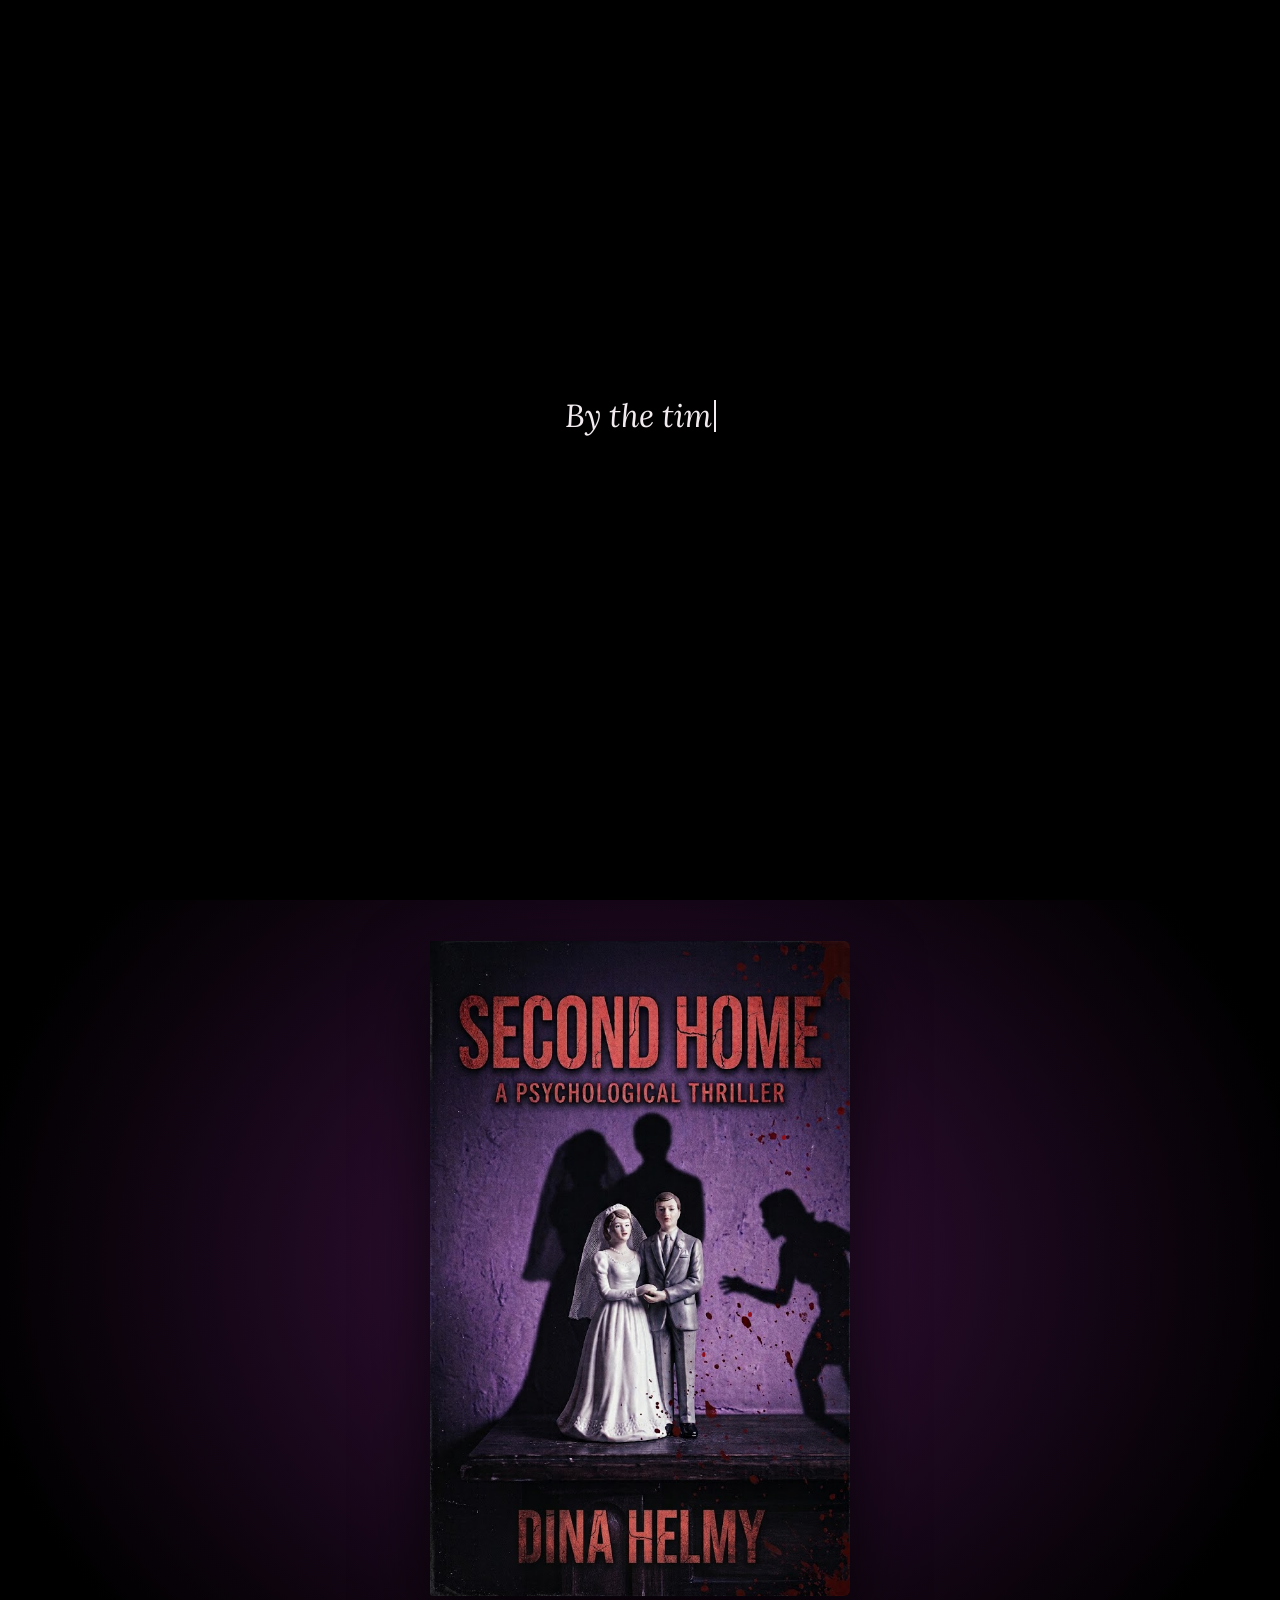
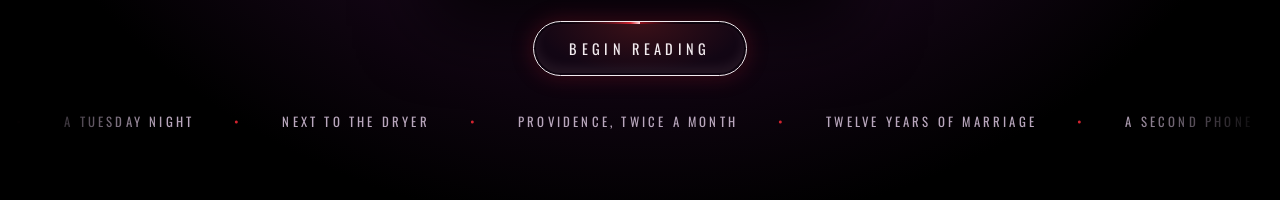
<file: book/index.html>
<!doctype html>
<html lang="en">
<head>
<meta charset="utf-8">
<meta name="viewport" content="width=device-width, initial-scale=1">
<title>Second Home — Dina Helmy</title>
<meta name="description" content="Second Home, a psychological thriller by Dina Helmy (D.H.).">
<link rel="preconnect" href="https://fonts.googleapis.com">
<link rel="stylesheet" href="https://fonts.googleapis.com/css2?family=Lora:ital,wght@0,400;0,600;1,400&family=Oswald:wght@400;600&display=swap">
<link rel="stylesheet" href="style.css">
<style>
  /* Cold open: one line on black before the cover */
  .coldopen {
    min-height: 100vh;
    display: grid;
    place-items: center;
    padding: 2rem 16px;
    background: #000;
    text-align: center;
  }
  .coldopen .line {
    max-width: 30rem;
    font-size: clamp(1.35rem, 5.4vw, 2rem);
    line-height: 1.5;
    font-style: italic;
    margin: 0;
  }
  .coldopen .line .red { color: var(--blood); font-style: normal; font-family: var(--display); letter-spacing: 0.03em; }
  .coldopen .down {
    display: block;
    margin-top: 3rem;
    color: var(--muted);
    font-family: var(--display);
    letter-spacing: 0.3em;
    font-size: 0.8rem;
    text-transform: uppercase;
    text-decoration: none;
    animation: bob 2.4s ease-in-out infinite;
  }
  html.js .coldopen .down { opacity: 0; transition: opacity 1s; }
  html.js .coldopen.done .down { opacity: 1; }
  .caret { display: inline-block; width: 2px; height: 1em; background: var(--paper); vertical-align: -0.15em; margin-left: 2px; animation: blinkc 0.9s steps(1) infinite; }
  @keyframes blinkc { 50% { opacity: 0; } }

  /* The cover */
  .cover {
    min-height: 100vh;
    display: flex;
    flex-direction: column;
    align-items: center;
    justify-content: center;
    gap: 1.6rem;
    padding: 2rem 16px 3rem;
    background: radial-gradient(ellipse at 50% 40%, #3b1240 0%, #000 75%);
  }
  .book {
    position: relative;
    width: min(420px, 100%);
    aspect-ratio: 657 / 1024;
    margin: 0;
    overflow: hidden;
    border-radius: 3px 6px 6px 3px;
    box-shadow: 0 30px 70px rgba(0, 0, 0, 0.75);
    background: #000;
  }
  .book img {
    display: block;
    width: 100%;
    height: 100%;
    object-fit: cover;
    animation: drift 22s ease-in-out infinite alternate;
  }
  @keyframes drift { from { transform: scale(1); } to { transform: scale(1.05) translate(-1%, -1%); } }

  /* A bare bulb flickering in the room */
  .book .flicker {
    position: absolute;
    inset: 0;
    background: #000;
    opacity: 0;
    pointer-events: none;
    animation: flicker 7s steps(1) 2s infinite;
  }
  @keyframes flicker {
    0%, 70%, 72%, 73%, 100% { opacity: 0; }
    71%   { opacity: 0.5; }
    72.5% { opacity: 0.25; }
  }

  /* Fresh blood running down the wall */
  .drip {
    position: absolute;
    top: var(--y);
    left: var(--x);
    width: var(--w, 4px);
    height: 0;
    border-radius: 0 0 4px 4px;
    background: linear-gradient(rgba(110, 6, 16, 0.6), #8e0d18);
    animation: run var(--d, 6s) cubic-bezier(.5, 0, .7, 1) var(--delay, 0s) infinite;
  }
  .drip::after {
    content: "";
    position: absolute;
    left: 50%;
    bottom: -3px;
    width: calc(var(--w, 4px) + 2px);
    height: calc(var(--w, 4px) + 3px);
    transform: translateX(-50%);
    border-radius: 50% 50% 50% 50% / 60% 60% 40% 40%;
    background: #8e0d18;
  }
  @keyframes run {
    0%   { height: 0; opacity: 0; }
    8%   { opacity: 0.8; }
    70%  { height: var(--h, 60px); opacity: 0.8; }
    100% { height: var(--h, 60px); opacity: 0; }
  }

  /* With JS, the cover rises out of the dark once it is on screen */
  html.js .book { opacity: 0; filter: brightness(0.2); transition: opacity 2.2s ease, filter 3s ease; }
  html.js .cover.play .book { opacity: 1; filter: none; }
  html.js .cover:not(.play) * { animation-play-state: paused; }

  .begin {
    display: inline-block;
    padding: 0.85rem 2.2rem;
    border: 1px solid var(--paper);
    border-radius: 999px;
    font-family: var(--display);
    letter-spacing: 0.3em;
    text-transform: uppercase;
    text-decoration: none;
    font-size: 0.9rem;
    transition: background 0.3s, color 0.3s;
  }
  .begin:hover, .begin:focus-visible { background: var(--paper); color: var(--night); }

  @media (prefers-reduced-motion: reduce) {
    .drip { display: none; }
    html.js .book { opacity: 1; filter: none; }
  }
</style>
</head>
<body>
<section class="coldopen">
  <div>
    <p class="line" id="hook">By the time you finish reading this, my husband will be dead. <span class="red">And everyone will believe I'm the one who loved him.</span></p>
    <a class="down" href="#cover">Scroll</a>
  </div>
</section>

<main class="cover" id="cover">
  <h1 class="book">
    <img src="img/cover.jpg" alt="Second Home. A psychological thriller by Dina Helmy.">
    <span class="flicker" aria-hidden="true"></span>
    <span class="drip" aria-hidden="true" style="--x:76%;--y:57%;--w:2px;--h:42px;--d:8s;--delay:1.5s"></span>
    <span class="drip" aria-hidden="true" style="--x:84%;--y:30%;--w:2px;--h:30px;--d:7s;--delay:4s"></span>
    <span class="drip" aria-hidden="true" style="--x:65%;--y:63%;--w:1.5px;--h:22px;--d:9s;--delay:6s"></span>
  </h1>
  <a class="begin shimmer" href="chapter-1.html">Begin reading</a>
  <div class="marquee" data-marquee>
    <ul class="marquee__group">
      <li>A Tuesday night</li>
      <li>Next to the dryer</li>
      <li>Providence, twice a month</li>
      <li>Twelve years of marriage</li>
      <li>A second phone</li>
      <li>11:47</li>
    </ul>
  </div>
</main>

<script src="motion.js"></script>
<script>
  // Start the cover's intro once it is on screen.
  (function () {
    var cover = document.getElementById('cover');
    if (!('IntersectionObserver' in window)) { cover.classList.add('play'); return; }
    new IntersectionObserver(function (es, o) {
      if (es[0].isIntersecting) { cover.classList.add('play'); o.disconnect(); }
    }, { threshold: 0.35 }).observe(cover);
  })();

  // Type the cold-open line, then reveal the scroll cue.
  (function () {
    var box = document.querySelector('.coldopen');
    var line = document.getElementById('hook');
    if (matchMedia('(prefers-reduced-motion: reduce)').matches) { box.classList.add('done'); return; }
    var parts = Array.prototype.map.call(line.childNodes, function (n) { return { node: n, text: n.textContent }; });
    parts.forEach(function (p) { p.node.textContent = ''; });
    var caret = document.createElement('span');
    caret.className = 'caret';
    line.appendChild(caret);
    var i = 0, j = 0;
    setTimeout(function step() {
      if (i >= parts.length) { box.classList.add('done'); return; }
      var p = parts[i];
      p.node.textContent = p.text.slice(0, ++j);
      if (j >= p.text.length) { i++; j = 0; return setTimeout(step, 700); }
      setTimeout(step, p.text[j - 1] === '.' || p.text[j - 1] === ',' ? 450 : 45);
    }, 900);
  })();
</script>
</body>
</html>
</file>
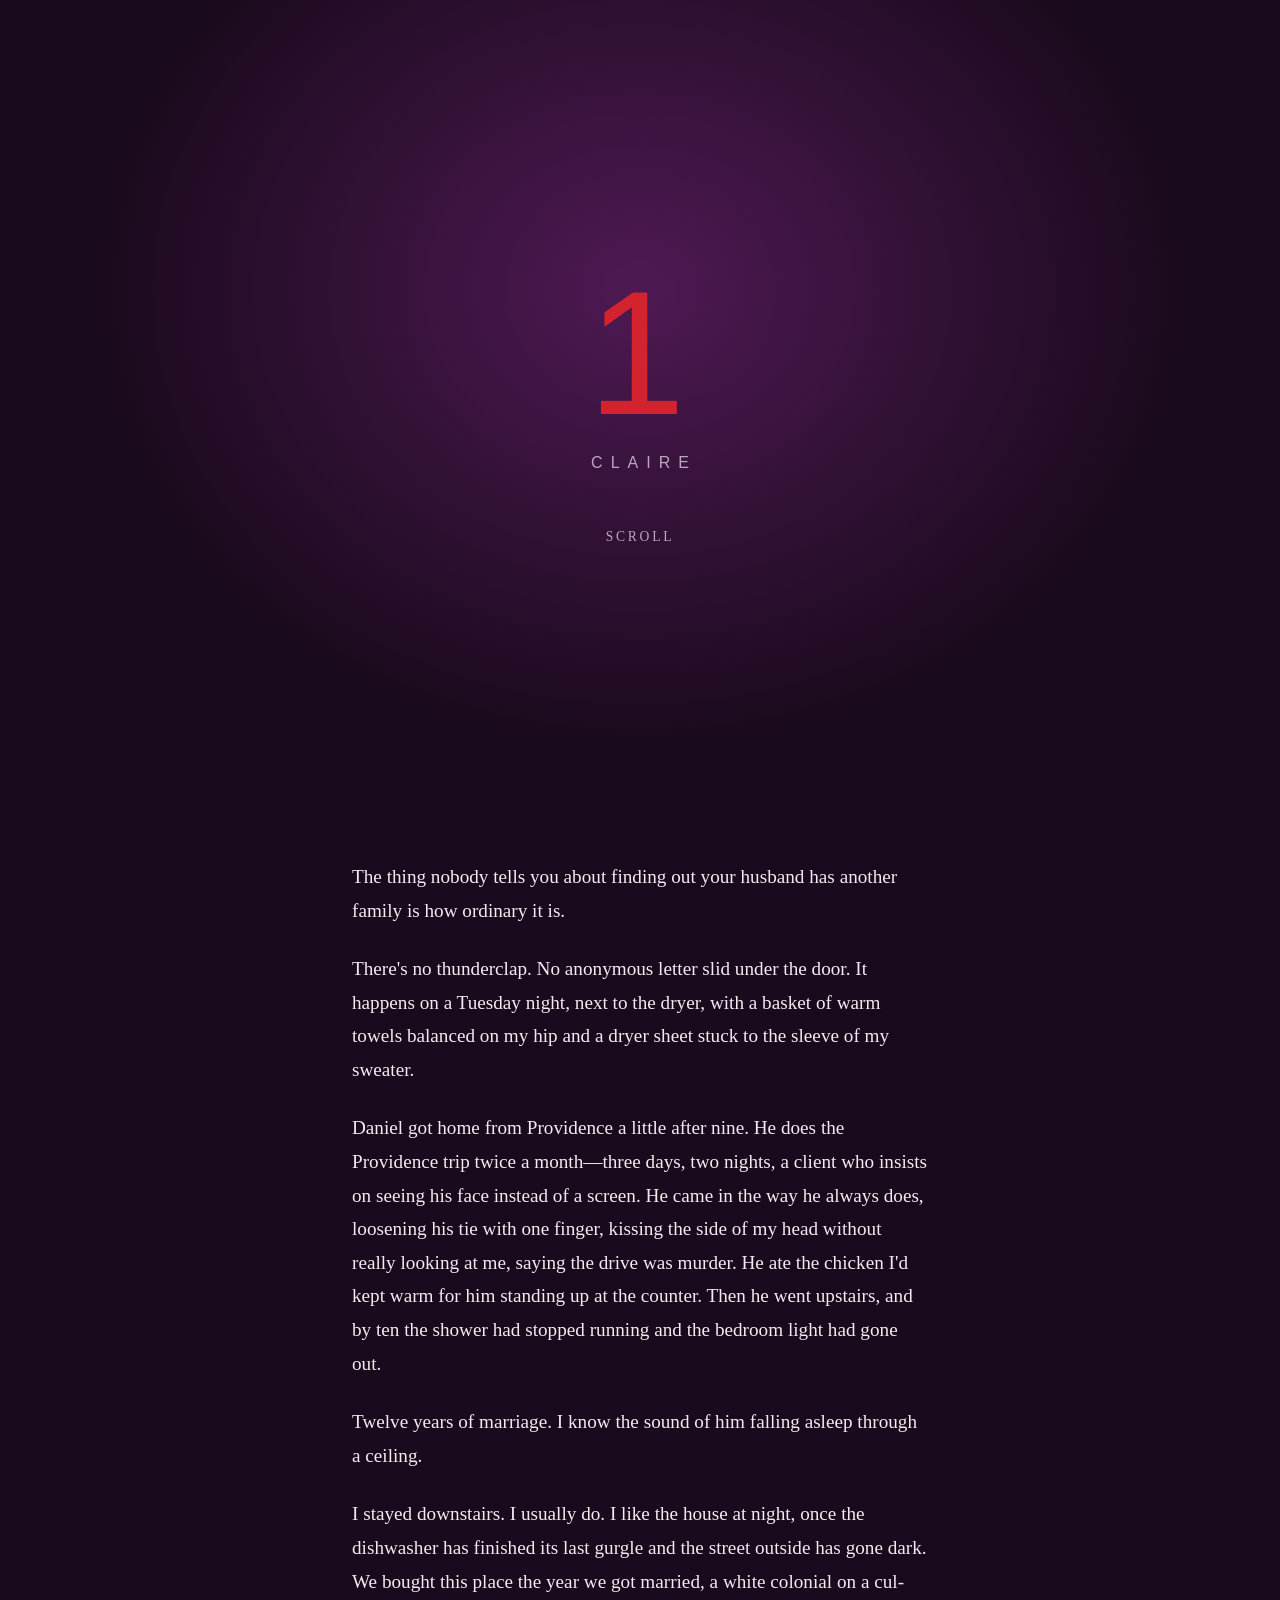
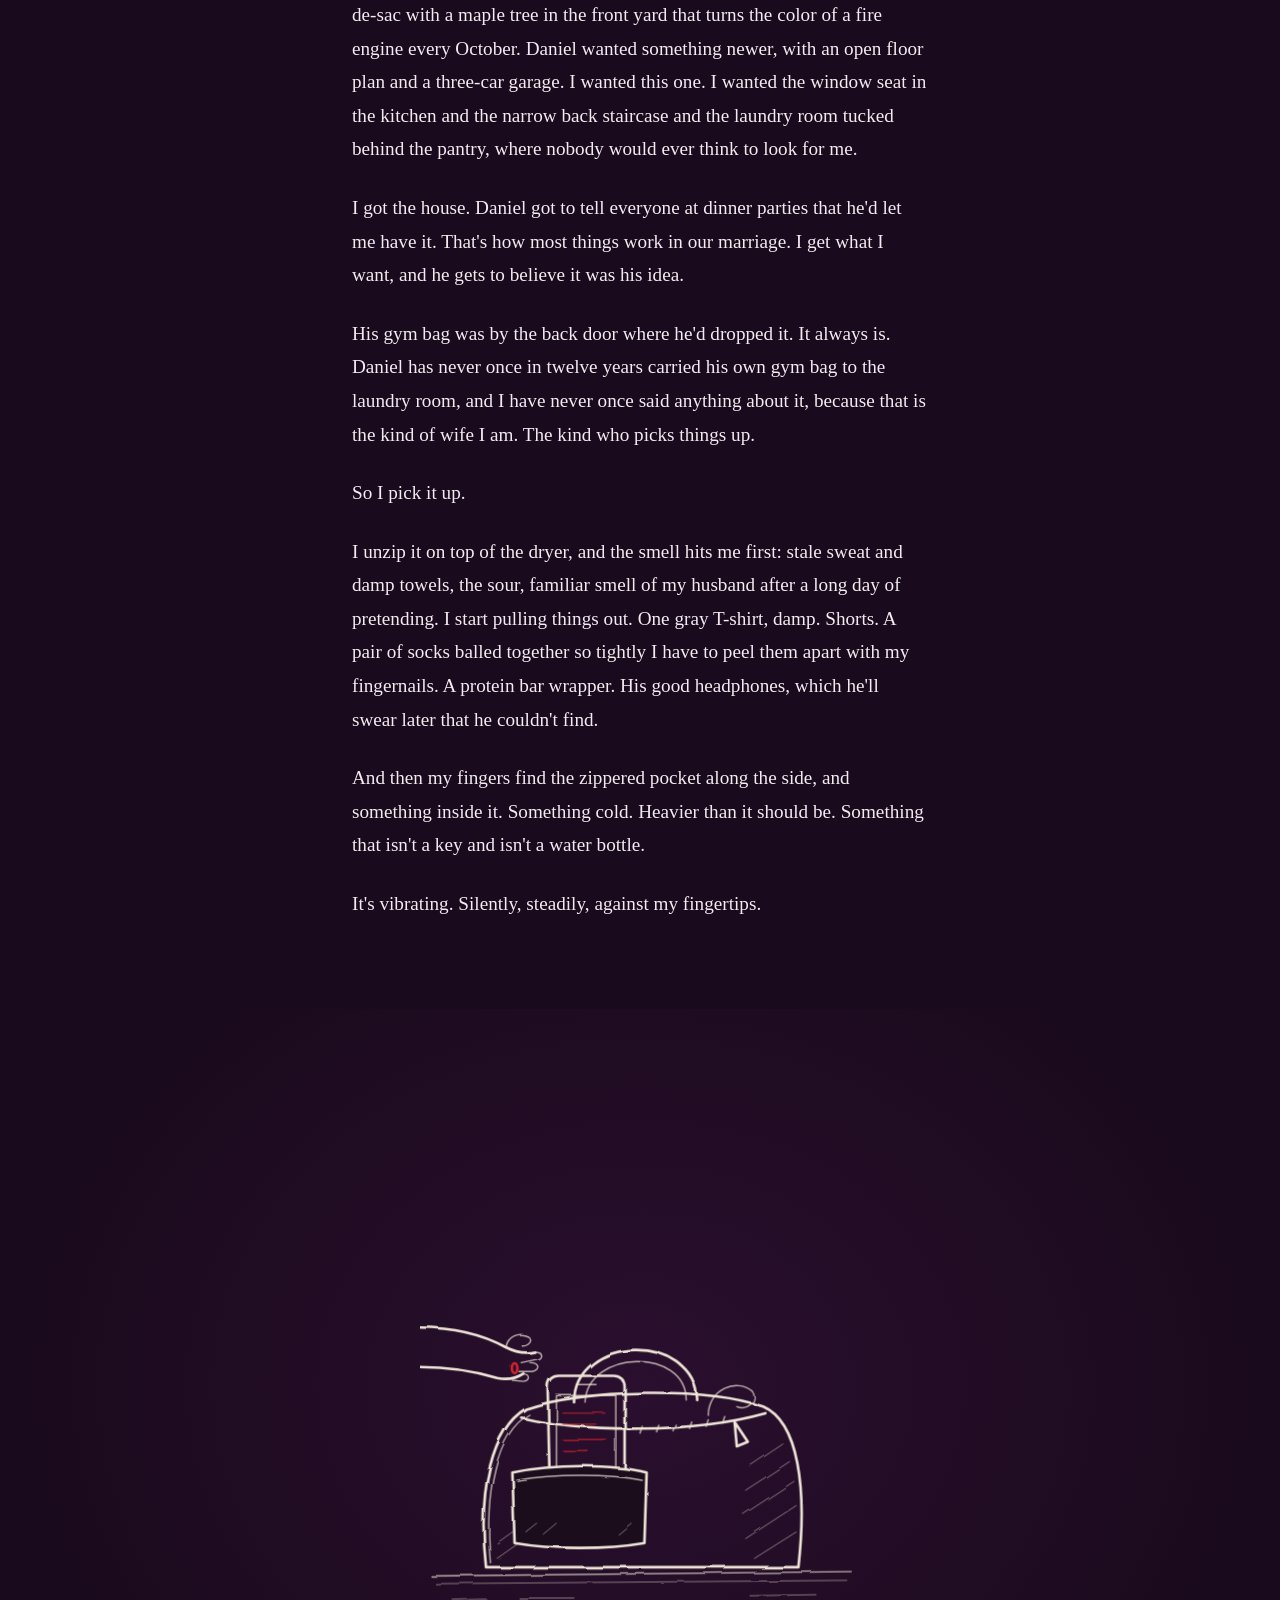
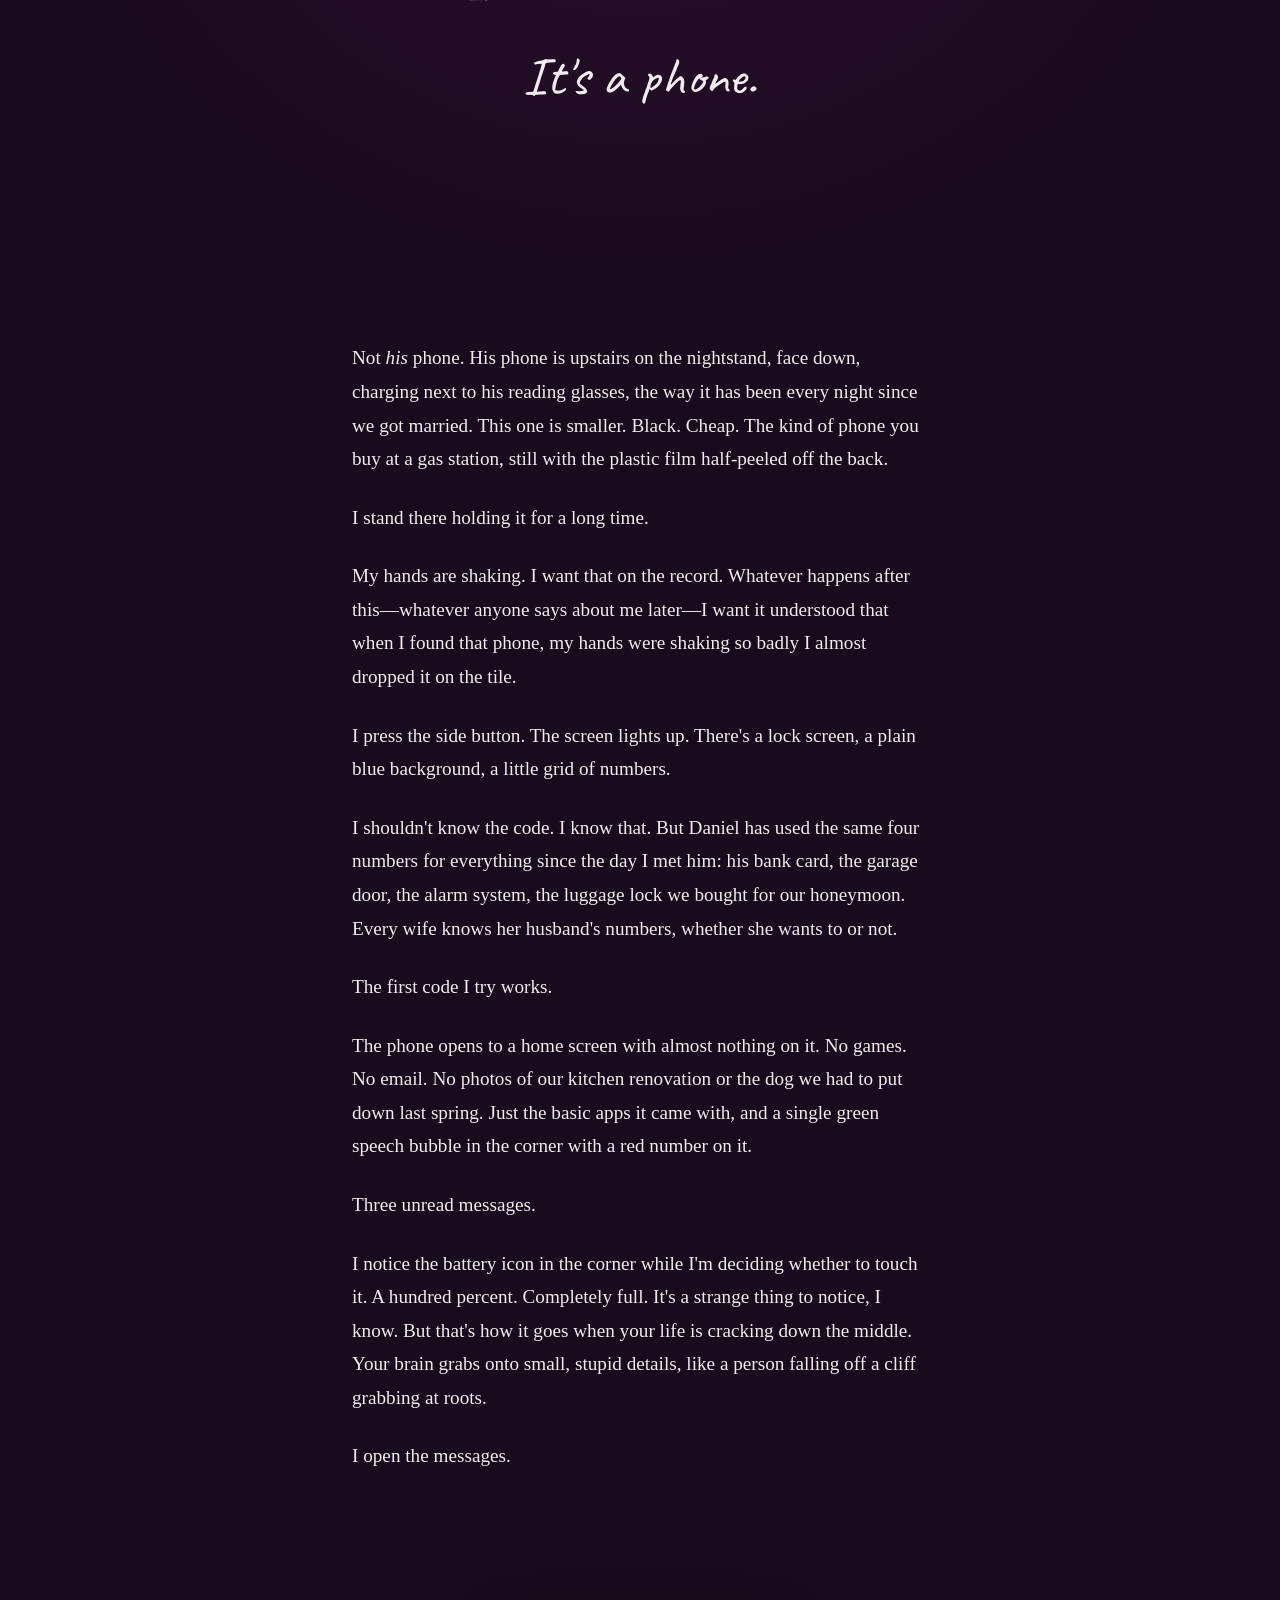
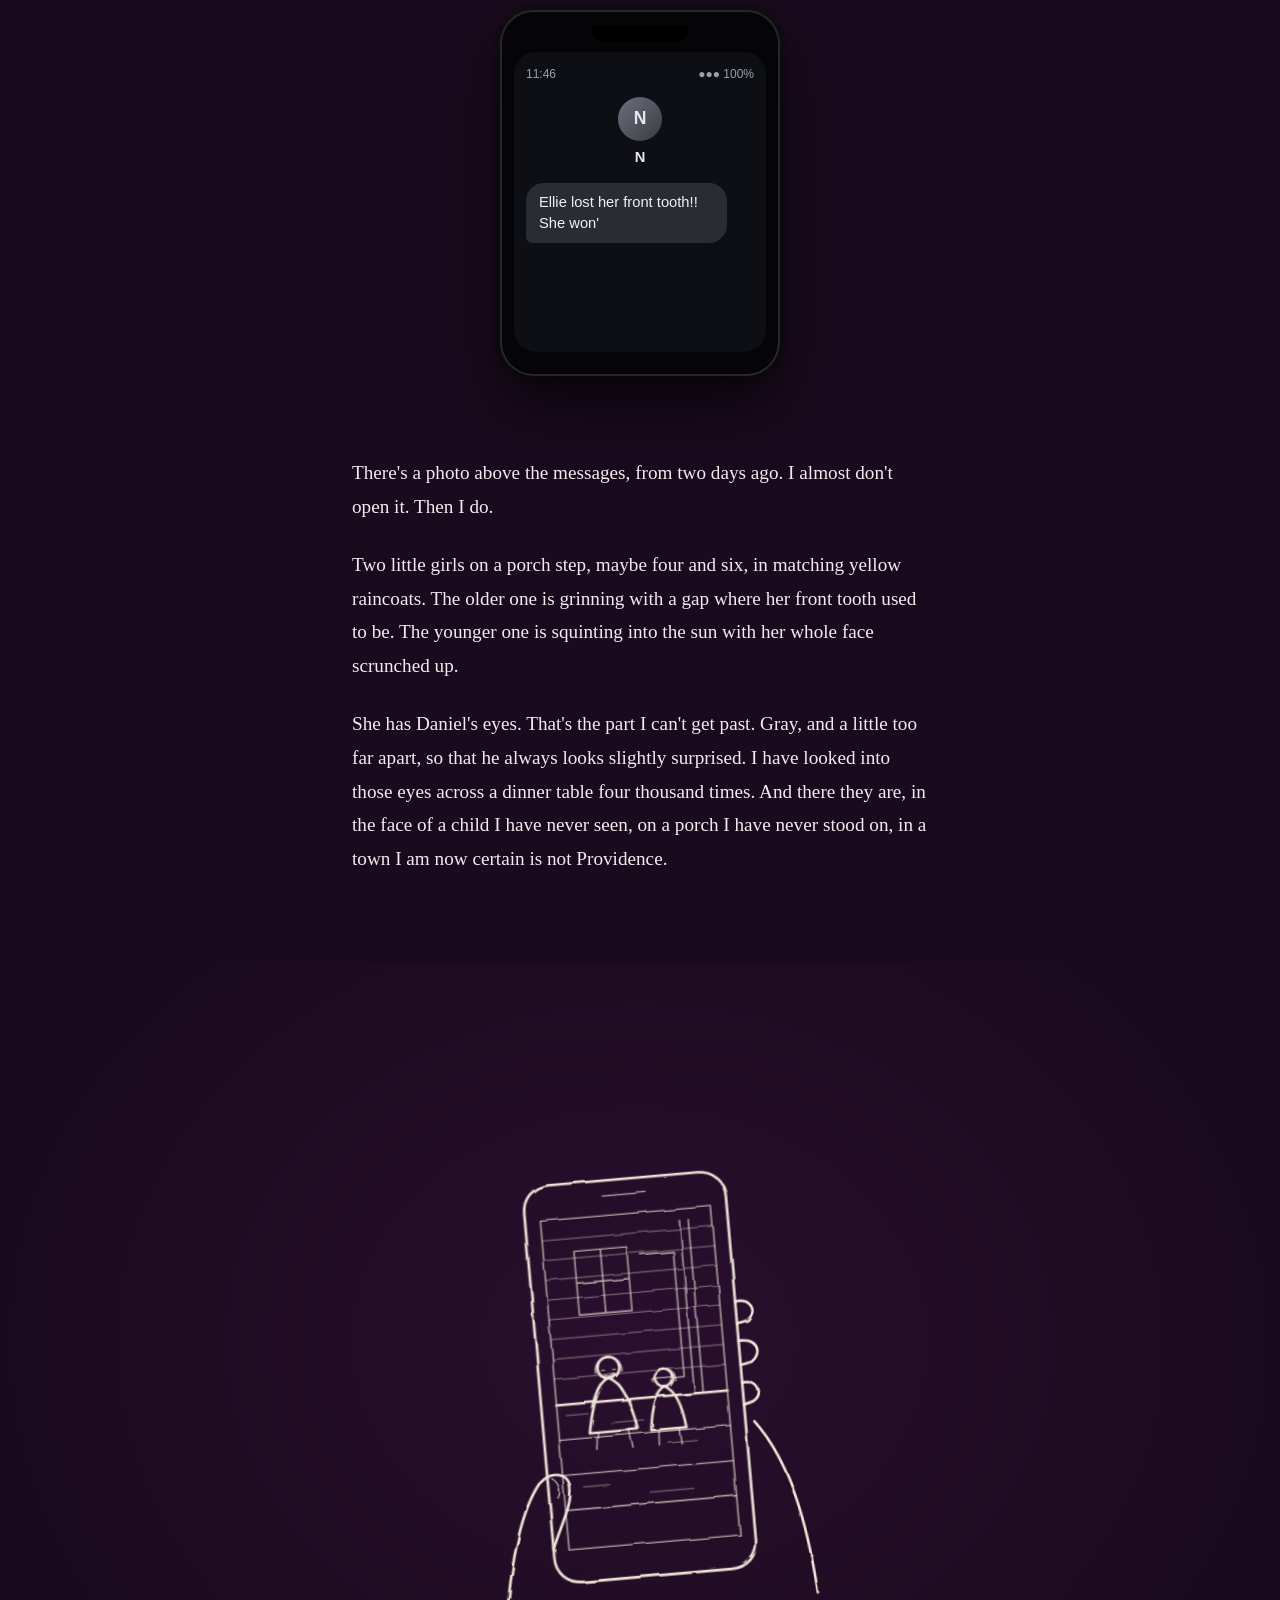
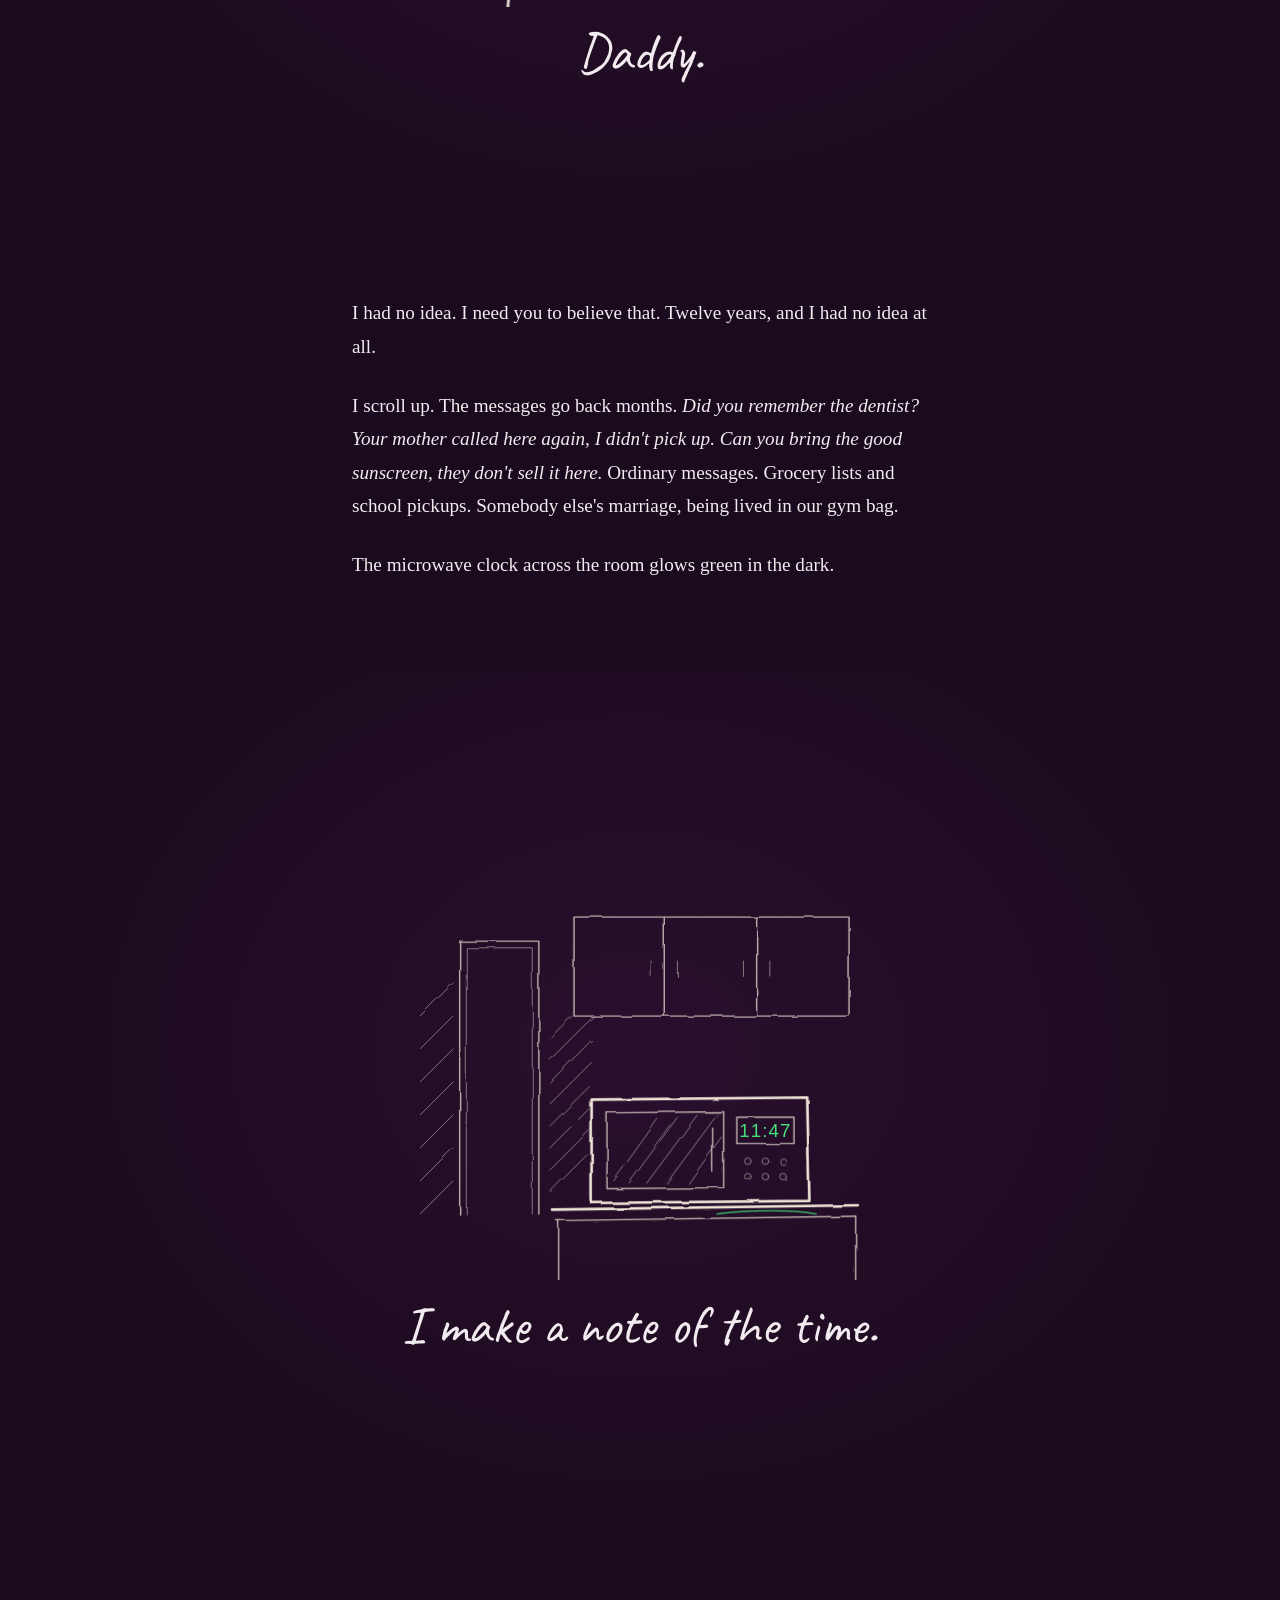
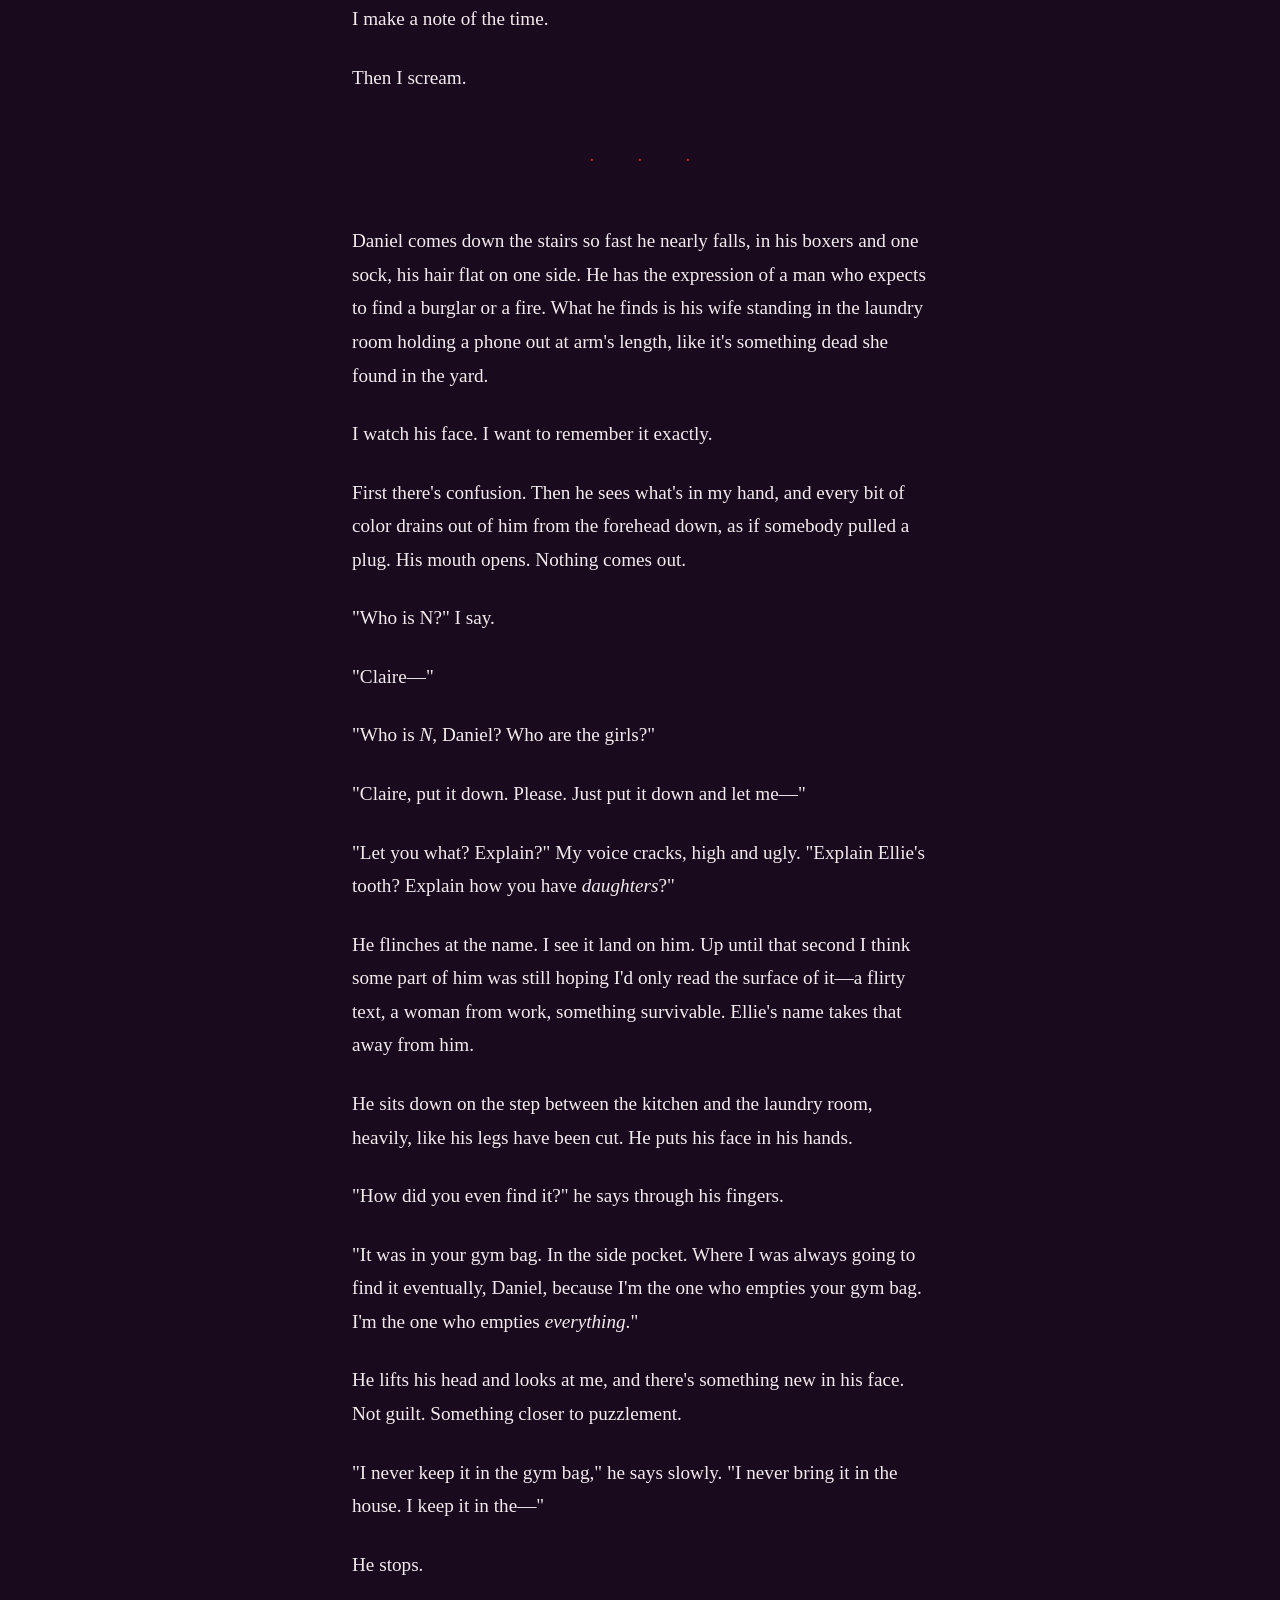
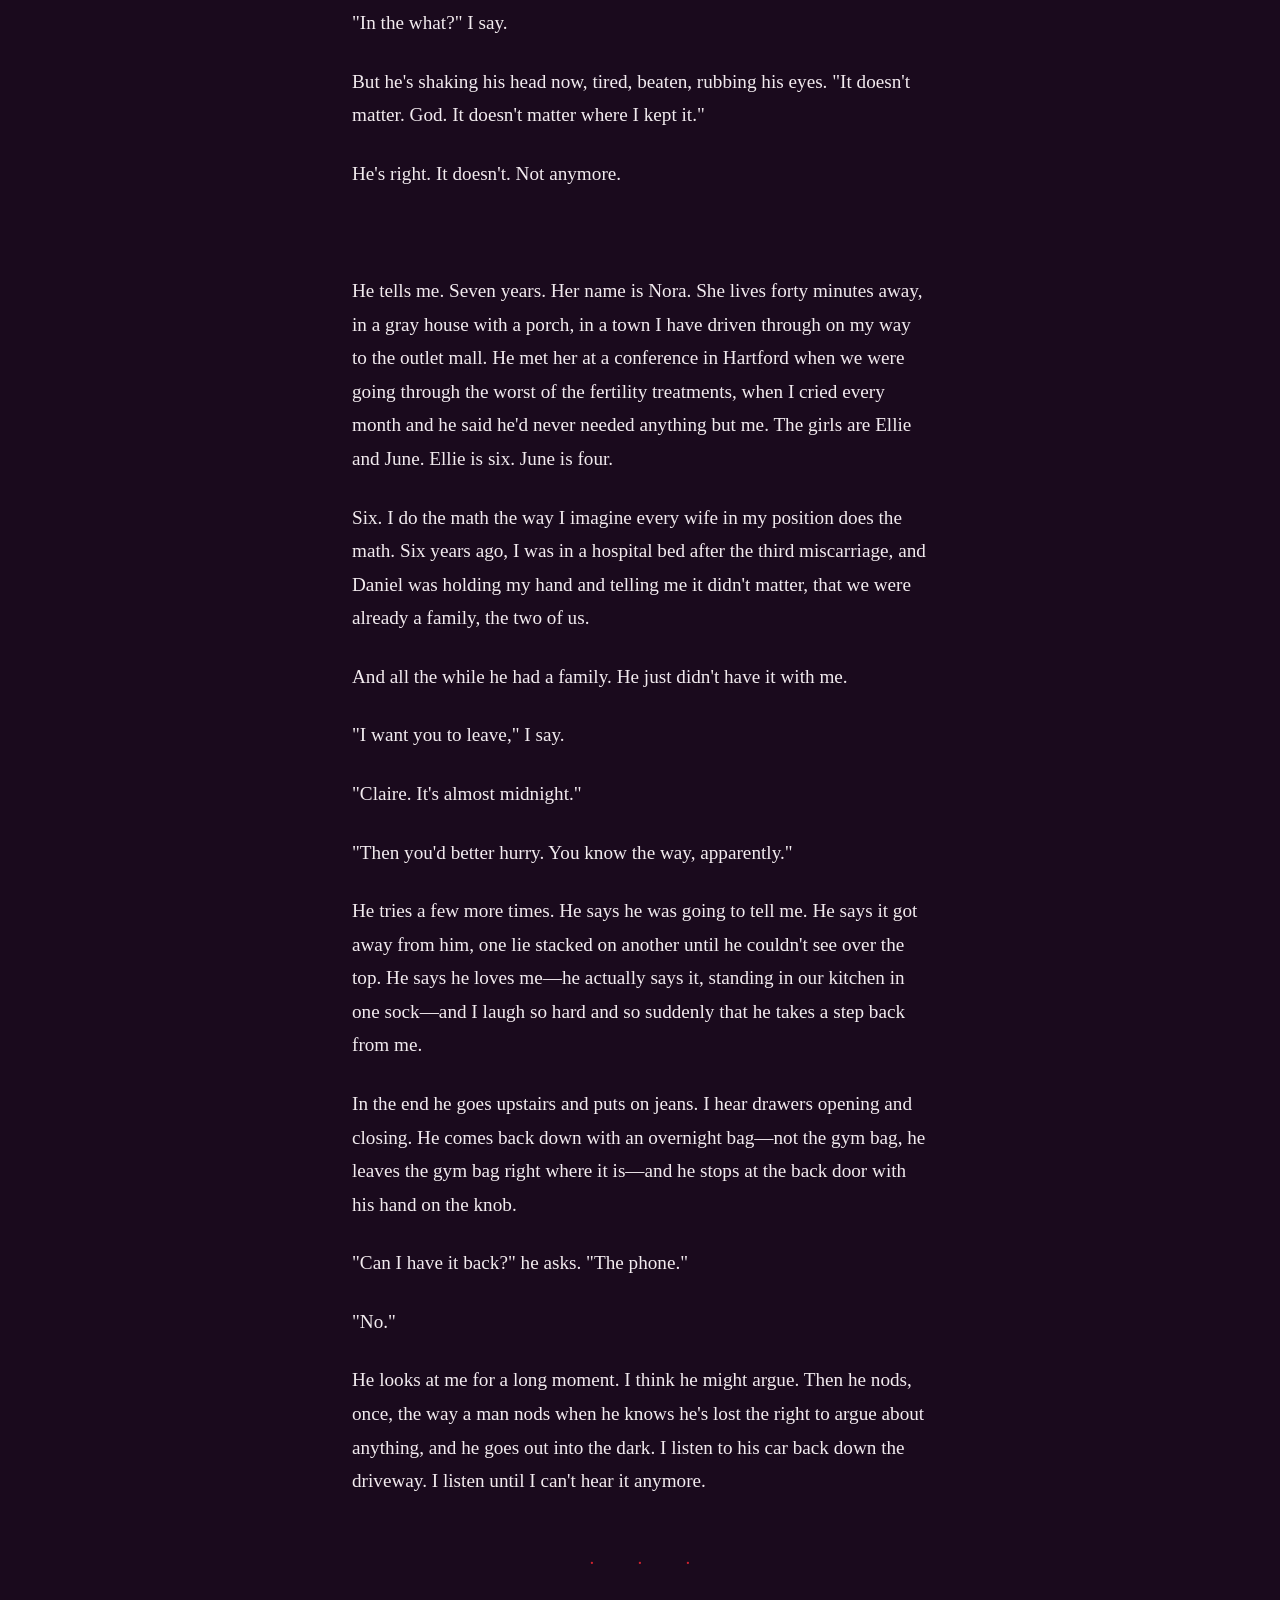
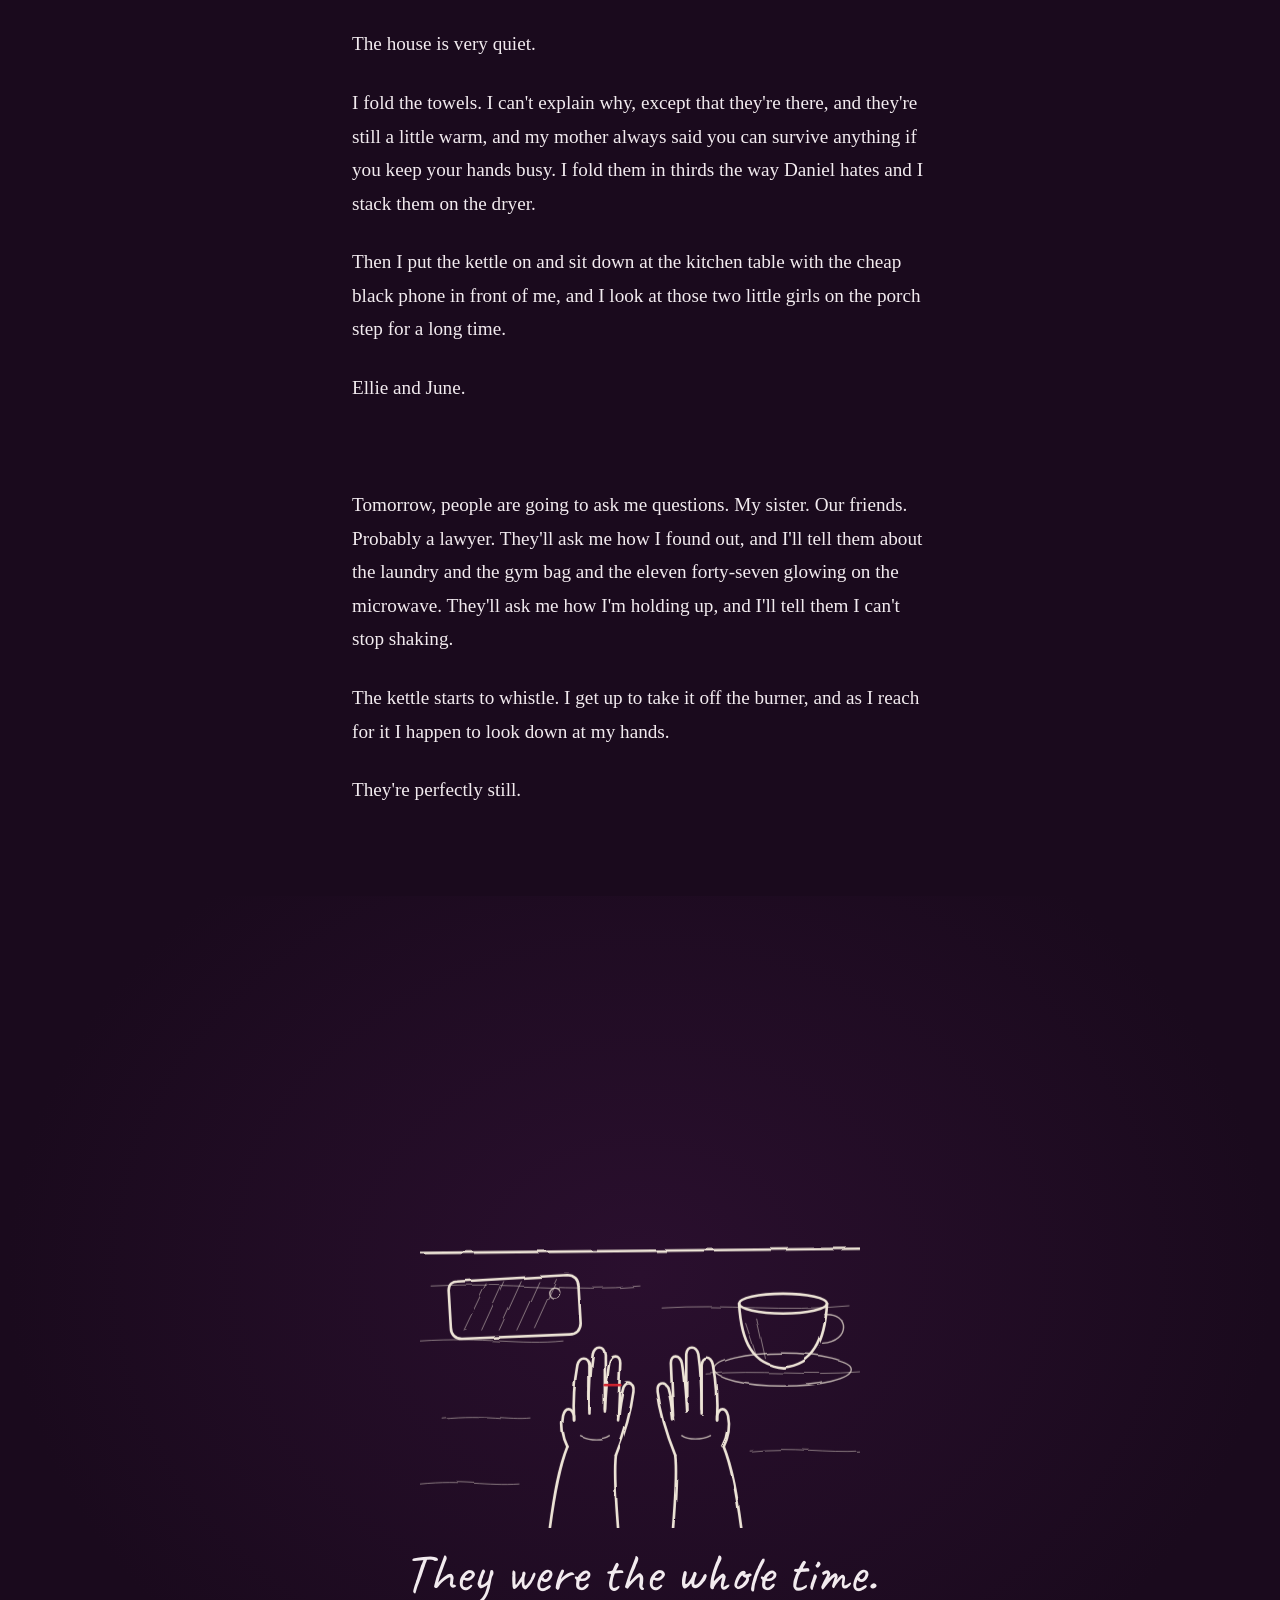
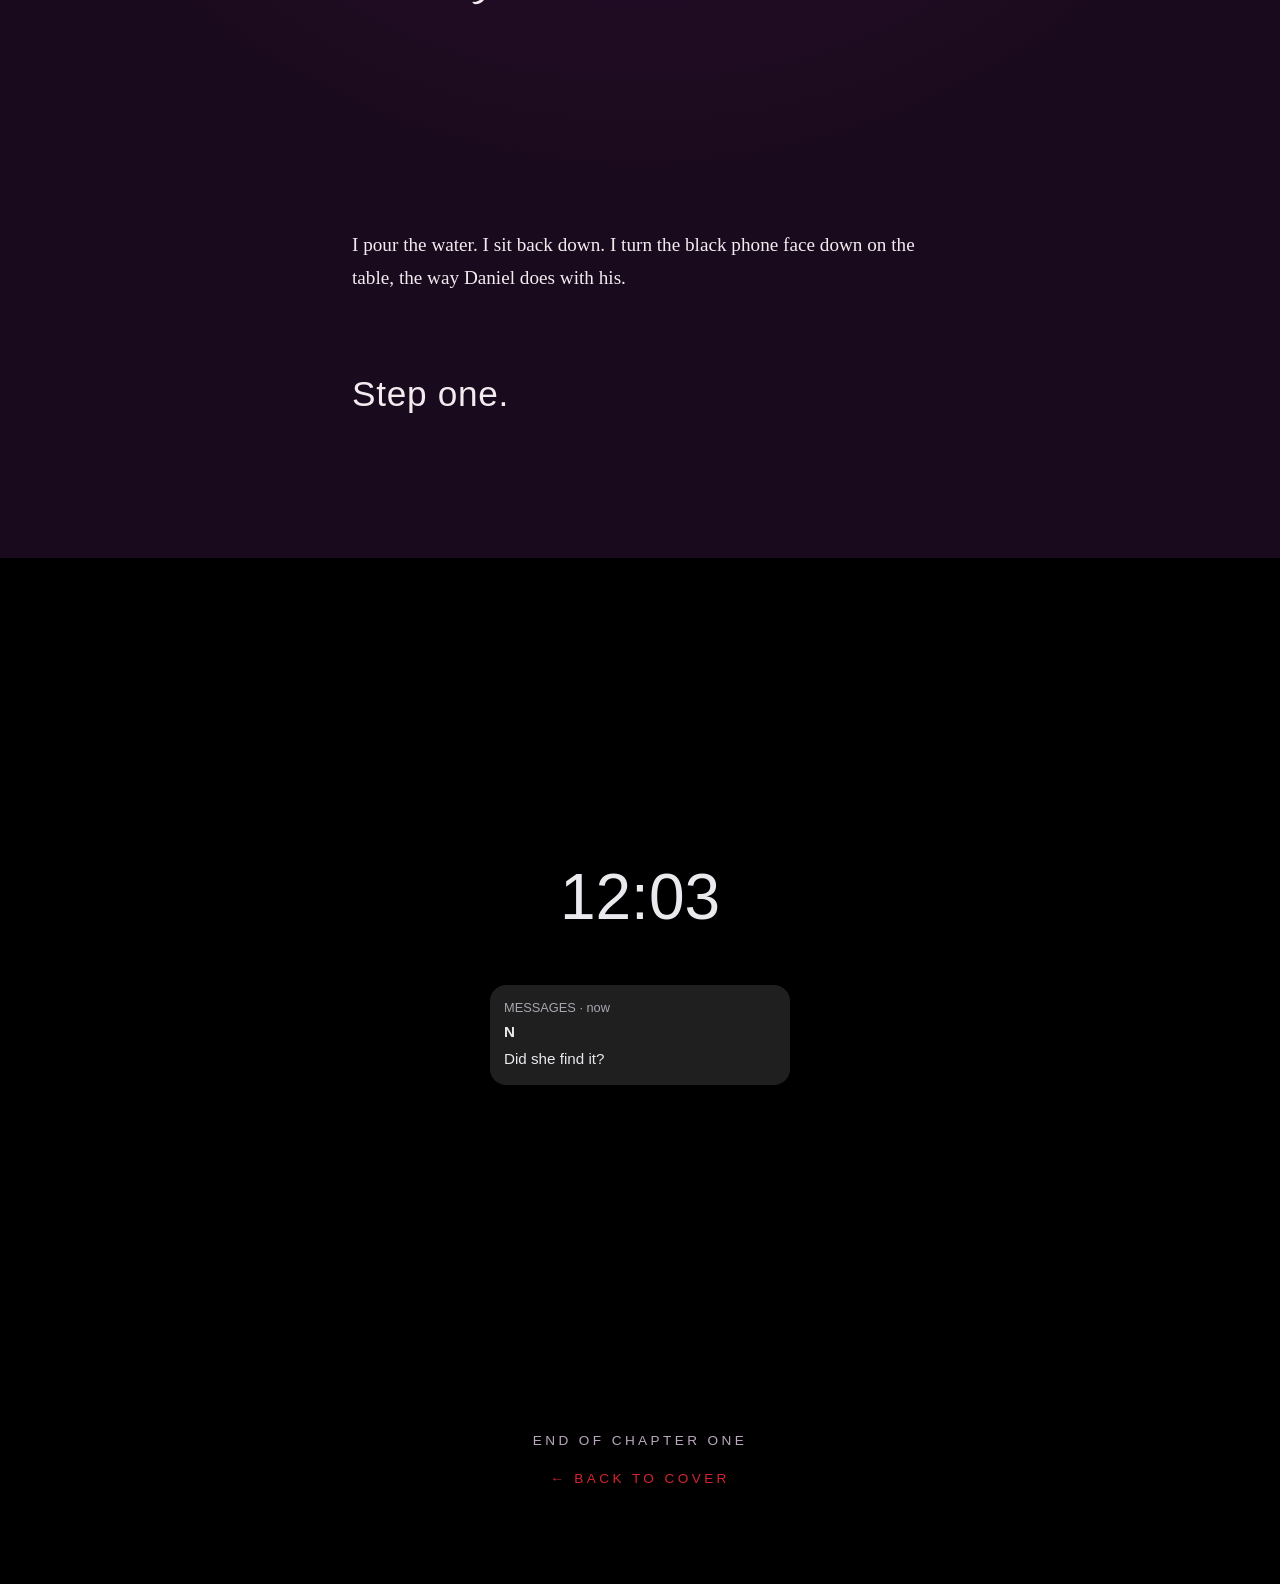
<file: book/chapter-1.html>
<!doctype html>
<html lang="en">
<head>
<meta charset="utf-8">
<meta name="viewport" content="width=device-width, initial-scale=1">
<title>Chapter One — Second Home</title>
<meta name="description" content="Second Home by D.H. (Dina Helmy). Chapter One: Claire.">
<link rel="preconnect" href="https://fonts.googleapis.com">
<link rel="stylesheet" href="https://fonts.googleapis.com/css2?family=Caveat:wght@500;700&family=Outfit:wght@400;600;900&display=swap">
<link rel="stylesheet" href="design-system/dramatic-tokens.css">
<link rel="stylesheet" href="style.css">
</head>
<body>
<svg width="0" height="0" style="position:absolute" aria-hidden="true" focusable="false">
  <filter id="boil" x="-5%" y="-5%" width="110%" height="110%">
    <feTurbulence data-boil type="fractalNoise" baseFrequency="0.035" numOctaves="2" seed="1"/>
    <feDisplacementMap in="SourceGraphic" scale="3"/>
  </filter>
</svg>

<header class="chapter-head">
  <div>
    <p class="num">1</p>
    <p class="who">Claire</p>
    <p class="scroll-hint">Scroll</p>
  </div>
</header>

<article>
  <p data-reveal>The thing nobody tells you about finding out your husband has another family is how ordinary it is.</p>

  <p data-reveal>There's no thunderclap. No anonymous letter slid under the door. It happens on a Tuesday night, next to the dryer, with a basket of warm towels balanced on my hip and a dryer sheet stuck to the sleeve of my sweater.</p>

  <p data-reveal>Daniel got home from Providence a little after nine. He does the Providence trip twice a month&mdash;three days, two nights, a client who insists on seeing his face instead of a screen. He came in the way he always does, loosening his tie with one finger, kissing the side of my head without really looking at me, saying the drive was murder. He ate the chicken I'd kept warm for him standing up at the counter. Then he went upstairs, and by ten the shower had stopped running and the bedroom light had gone out.</p>

  <p data-reveal>Twelve years of marriage. I know the sound of him falling asleep through a ceiling.</p>

  <p data-reveal>I stayed downstairs. I usually do. I like the house at night, once the dishwasher has finished its last gurgle and the street outside has gone dark. We bought this place the year we got married, a white colonial on a cul-de-sac with a maple tree in the front yard that turns the color of a fire engine every October. Daniel wanted something newer, with an open floor plan and a three-car garage. I wanted this one. I wanted the window seat in the kitchen and the narrow back staircase and the laundry room tucked behind the pantry, where nobody would ever think to look for me.</p>

  <p data-reveal>I got the house. Daniel got to tell everyone at dinner parties that he'd let me have it. That's how most things work in our marriage. I get what I want, and he gets to believe it was his idea.</p>

  <p data-reveal>His gym bag was by the back door where he'd dropped it. It always is. Daniel has never once in twelve years carried his own gym bag to the laundry room, and I have never once said anything about it, because that is the kind of wife I am. The kind who picks things up.</p>

  <p data-reveal>So I pick it up.</p>

  <p data-reveal>I unzip it on top of the dryer, and the smell hits me first: stale sweat and damp towels, the sour, familiar smell of my husband after a long day of pretending. I start pulling things out. One gray T-shirt, damp. Shorts. A pair of socks balled together so tightly I have to peel them apart with my fingernails. A protein bar wrapper. His good headphones, which he'll swear later that he couldn't find.</p>

  <p data-reveal>And then my fingers find the zippered pocket along the side, and something inside it. Something cold. Heavier than it should be. Something that isn't a key and isn't a water bottle.</p>

  <p data-reveal>It's vibrating. Silently, steadily, against my fingertips.</p>

</article>

<section class="scene" aria-label="Sketch: a phone glowing and buzzing inside a gym bag, a hand reaching for it">
  <svg viewBox="0 0 400 380" data-sketch role="img" aria-hidden="true">
    <g class="boil">
      <!-- dryer top -->
      <path class="ink thin" d="M10 330 L392 326"/>
      <path class="ink hair" d="M14 337 L388 334"/>
      <path class="ink hair" d="M30 352 L60 351 M90 350 L140 350 M300 348 L360 347"/>
      <!-- bag body -->
      <path class="ink" d="M60 322 C52 250 66 196 96 178 C150 160 260 158 312 176 C344 190 352 250 344 322 Z"/>
      <path class="ink thin" d="M64 318 C58 252 70 200 99 183"/>
      <!-- handles -->
      <path class="ink" d="M140 172 C140 110 250 108 252 170"/>
      <path class="ink thin" d="M150 172 C152 124 242 122 242 170"/>
      <!-- zipper, half open -->
      <path class="ink" d="M92 186 C150 200 250 200 314 182"/>
      <path class="ink thin" d="M200 200 l2 -6 M215 199 l2 -6 M230 198 l2 -6 M245 196 l2 -6 M260 194 l2 -6 M275 191 l2 -6"/>
      <path class="ink" d="M286 190 l12 18 l-10 4 z"/>
      <!-- shading -->
      <path class="ink hair" d="M300 230 l30 -20 M296 252 l40 -26 M294 274 l46 -30 M296 296 l46 -30 M304 314 l38 -24"/>
      <path class="ink hair" d="M70 300 l14 -10 M70 314 l20 -14"/>
      <!-- sock spilling out -->
      <path class="ink thin" d="M262 184 C262 160 288 150 302 162 C308 170 298 180 288 176"/>
      <!-- the phone -->
      <g class="buzz">
        <rect class="glow" x="124" y="166" width="54" height="70" rx="4"/>
        <path class="ink" d="M118 250 L116 158 C116 152 120 148 126 148 L176 148 C182 148 186 152 186 158 L186 250"/>
        <path class="ink thin" d="M124 166 L178 166 L178 240 L124 240 Z"/>
        <path class="ink thin" d="M142 156 L160 156"/>
        <path class="ink thin red" d="M130 182 L168 182 M130 192 L160 192 M130 206 L170 206 M130 216 L152 216"/>
      </g>
      <!-- side pocket, in front of the phone -->
      <path class="ink occlude" d="M84 236 C120 228 176 228 206 236 L204 300 C170 306 120 306 86 300 Z"/>
      <path class="ink thin" d="M88 243 C122 237 172 237 202 243"/>
      <path class="ink hair" d="M96 290 l10 -8 M112 292 l12 -10 M180 292 l12 -10"/>
      <!-- her hand reaching in from the left -->
      <path class="ink" d="M0 104 C30 104 56 110 78 122 C86 126 96 128 104 126"/>
      <path class="ink" d="M0 140 C26 140 50 144 70 150 C80 152 88 150 94 146"/>
      <path class="ink thin" d="M104 126 C110 125 112 131 106 133 L92 136"/>
      <path class="ink thin" d="M100 136 C108 136 110 142 102 144 L90 144"/>
      <path class="ink thin" d="M94 146 C100 147 100 152 94 153 L84 152"/>
      <path class="ink thin" d="M78 122 C80 112 90 108 98 112 C102 115 98 120 92 120"/>
      <ellipse class="ink red" cx="86" cy="141" rx="2.5" ry="4.5"/>
    </g>
    <!-- buzz marks -->
    <g class="flash">
      <path class="ink red static" d="M104 160 l-14 -8 M102 178 l-16 0 M104 196 l-14 8"/>
      <path class="ink red static" d="M198 160 l14 -8 M200 178 l16 0 M198 196 l14 8"/>
    </g>
    <text class="hand-note later" x="212" y="120" transform="rotate(-6 212 120)">3 new messages</text>
  </svg>
  <p class="scene-line" data-reveal>It's a phone.</p>
</section>

<article>

  <p data-reveal>Not <em>his</em> phone. His phone is upstairs on the nightstand, face down, charging next to his reading glasses, the way it has been every night since we got married. This one is smaller. Black. Cheap. The kind of phone you buy at a gas station, still with the plastic film half-peeled off the back.</p>

  <p data-reveal>I stand there holding it for a long time.</p>

  <p data-reveal><span data-glitch>My hands are shaking.</span> I want that on the record. Whatever happens after this&mdash;whatever anyone says about me later&mdash;I want it understood that when I found that phone, my hands were shaking so badly I almost dropped it on the tile.</p>

  <p data-reveal>I press the side button. The screen lights up. There's a lock screen, a plain blue background, a little grid of numbers.</p>

  <p data-reveal>I shouldn't know the code. I know that. But Daniel has used the same four numbers for everything since the day I met him: his bank card, the garage door, the alarm system, the luggage lock we bought for our honeymoon. Every wife knows her husband's numbers, whether she wants to or not.</p>

  <p data-reveal><span data-clue>The first code I try works.</span></p>

  <p data-reveal>The phone opens to a home screen with almost nothing on it. No games. No email. No photos of our kitchen renovation or the dog we had to put down last spring. Just the basic apps it came with, and a single green speech bubble in the corner with a red number on it.</p>

  <p data-reveal>Three unread messages.</p>

  <p data-reveal>I notice the battery icon in the corner while I'm deciding whether to touch it. <span data-clue>A hundred percent. Completely full.</span> It's a strange thing to notice, I know. But that's how it goes when your life is cracking down the middle. Your brain grabs onto small, stupid details, like a person falling off a cliff grabbing at roots.</p>

  <p data-reveal>I open the messages.</p>
</article>

<div class="phone buzz" data-reveal aria-label="Messages on the hidden phone">
  <div class="notch"></div>
  <div class="screen">
    <div class="status"><span>11:46</span><span>&#9679;&#9679;&#9679; 100%</span></div>
    <div class="contact"><span>N</span>N</div>
    <p class="bubble" data-type>Ellie lost her front tooth!! She won't let me throw it away until Daddy sees it.</p>
    <p class="bubble" data-type>The girls keep asking when you're coming home.</p>
    <p class="bubble" data-type>Drive safe. Love you. We all do. &#10084;</p>
  </div>
</div>

<article>
  <p data-reveal>There's a photo above the messages, from two days ago. I almost don't open it. Then I do.</p>

  <p data-reveal>Two little girls on a porch step, maybe four and six, in matching yellow raincoats. The older one is grinning with a gap where her front tooth used to be. The younger one is squinting into the sun with her whole face scrunched up.</p>

  <p data-reveal>She has Daniel's eyes. That's the part I can't get past. Gray, and a little too far apart, so that he always looks slightly surprised. I have looked into those eyes across a dinner table four thousand times. And there they are, in the face of a child I have never seen, on a porch I have never stood on, in a town I am now certain is not Providence.</p>

</article>

<section class="scene" aria-label="Sketch: a phone in her hand showing two little girls in yellow raincoats on a porch">
  <svg viewBox="0 0 400 420" data-sketch role="img" aria-hidden="true">
    <g class="boil" transform="rotate(-5 200 210)">
      <!-- phone -->
      <path class="ink" d="M132 30 L268 30 C282 30 292 40 292 54 L292 368 C292 382 282 392 268 392 L132 392 C118 392 108 382 108 368 L108 54 C108 40 118 30 132 30 Z"/>
      <path class="ink thin" d="M180 44 L220 44"/>
      <path class="ink thin" d="M122 62 L278 62 L278 362 L122 362 Z"/>
      <!-- the photo: house siding -->
      <path class="ink hair" d="M122 80 L278 80 M122 98 L278 98 M122 116 L278 116 M122 134 L278 134 M122 152 L278 152 M122 170 L278 170 M122 188 L278 188 M122 206 L278 206"/>
      <!-- window -->
      <path class="ink thin" d="M150 92 L198 92 L198 150 L150 150 Z M174 92 L174 150 M150 121 L198 121"/>
      <!-- porch post and door -->
      <path class="ink thin" d="M248 72 L248 230 M256 72 L256 230"/>
      <path class="ink thin" d="M210 100 L240 100 L240 214 L210 214"/>
      <!-- steps -->
      <path class="ink" d="M122 230 L278 230"/>
      <path class="ink thin" d="M122 262 L278 262 M122 294 L278 294 M122 326 L278 326"/>
      <path class="ink hair" d="M130 240 l20 0 M170 250 l30 0 M220 272 l26 0 M140 306 l24 0 M200 316 l40 0"/>
      <!-- big sister -->
      <path class="yellow" d="M172 210 C160 214 154 236 150 258 L194 258 C190 236 184 214 172 210 Z"/>
      <path class="ink" d="M172 210 C160 214 154 236 150 258 L194 258 C190 236 184 214 172 210 Z"/>
      <circle class="ink" cx="172" cy="200" r="10"/>
      <path class="ink thin" d="M160 204 C158 186 186 186 184 204"/>
      <path class="ink thin" d="M166 202 l2 0 M176 202 l2 0 M168 206 C171 209 174 209 177 206"/>
      <path class="ink thin" d="M158 258 L156 274 M186 258 L188 274"/>
      <!-- little sister -->
      <path class="yellow" d="M222 222 C213 226 208 242 206 260 L238 260 C236 242 231 226 222 222 Z"/>
      <path class="ink" d="M222 222 C213 226 208 242 206 260 L238 260 C236 242 231 226 222 222 Z"/>
      <circle class="ink" cx="222" cy="214" r="8"/>
      <path class="ink thin" d="M212 217 C210 202 234 202 232 217"/>
      <path class="ink thin" d="M213 260 L212 274 M231 260 L232 274"/>
      <!-- her thumb and fingers -->
      <path class="ink" d="M60 420 C70 360 84 320 100 300 C112 288 128 292 128 306 C128 322 116 340 108 360"/>
      <path class="ink thin" d="M112 296 C118 300 120 308 116 314"/>
      <path class="ink" d="M292 150 C306 148 312 160 302 168 L292 170"/>
      <path class="ink" d="M292 186 C308 184 314 198 302 206 L292 208"/>
      <path class="ink" d="M292 224 C306 222 312 236 300 242 L292 244"/>
      <path class="ink" d="M300 260 C330 300 340 360 344 420"/>
    </g>
  </svg>
  <p class="scene-line" data-reveal>Daddy.</p>
</section>

<article>

  <p data-reveal><span data-glitch>I had no idea.</span> I need you to believe that. Twelve years, and I had no idea at all.</p>

  <p data-reveal>I scroll up. The messages go back months. <em>Did you remember the dentist?</em> <em>Your mother called here again, I didn't pick up.</em> <em>Can you bring the good sunscreen, they don't sell it here.</em> Ordinary messages. Grocery lists and school pickups. Somebody else's marriage, being lived in our gym bag.</p>

  <p data-reveal>The microwave clock across the room glows green in the dark.</p>
</article>

<section class="scene" aria-label="Sketch: a dark kitchen, a microwave clock glowing 11:47, a woman's silhouette in the doorway">
  <svg viewBox="0 0 400 360" data-sketch role="img" aria-hidden="true">
    <g class="boil">
      <!-- doorway in the back -->
      <path class="ink thin" d="M36 300 L36 52 L108 52 L108 300"/>
      <path class="ink hair" d="M42 300 L42 58 L102 58 L102 300"/>
      <!-- upper cabinets -->
      <path class="ink thin" d="M140 30 L390 30 M140 120 L390 120 M140 30 L140 120 M222 30 L222 120 M306 30 L306 120 M390 30 L390 120"/>
      <path class="ink hair" d="M210 70 l0 14 M234 70 l0 14 M294 70 l0 14 M318 70 l0 14"/>
      <!-- counter -->
      <path class="ink" d="M120 296 L398 292"/>
      <path class="ink thin" d="M124 306 L396 302"/>
      <path class="ink thin" d="M126 306 L126 360 M396 302 L396 360"/>
      <!-- microwave -->
      <path class="ink" d="M156 196 L352 194 L354 288 L156 290 Z"/>
      <path class="ink thin" d="M170 208 L276 207 L276 276 L170 277 Z"/>
      <path class="ink hair" d="M176 270 l40 -56 M190 272 l44 -60 M206 272 l46 -62 M224 272 l46 -62 M244 272 l30 -42"/>
      <path class="ink thin" d="M266 222 L266 262"/>
      <path class="ink thin" d="M288 212 L340 212 L340 236 L288 236 Z"/>
      <circle class="ink hair" cx="298" cy="252" r="3"/><circle class="ink hair" cx="314" cy="252" r="3"/><circle class="ink hair" cx="330" cy="252" r="3"/>
      <circle class="ink hair" cx="298" cy="266" r="3"/><circle class="ink hair" cx="314" cy="266" r="3"/><circle class="ink hair" cx="330" cy="266" r="3"/>
      <!-- the dark: hatching on the walls -->
      <path class="ink hair" d="M118 140 l20 -20 M118 160 l40 -40 M118 180 l38 -38 M118 200 l38 -38 M118 220 l36 -36 M118 240 l36 -36 M118 260 l36 -36 M118 280 l34 -34"/>
      <path class="ink hair" d="M0 120 l30 -30 M0 150 l30 -30 M0 180 l30 -30 M0 210 l30 -30 M0 240 l30 -30 M0 270 l30 -30 M0 300 l30 -30"/>
      <!-- green glow on the counter -->
      <path class="ink thin green later" d="M270 300 C300 296 340 296 360 300"/>
    </g>
    <!-- someone standing in the doorway -->
    <g class="figure">
      <circle cx="72" cy="104" r="13" fill="#000"/>
      <path d="M58 122 C64 116 80 116 86 122 L92 200 L86 300 L58 300 L52 200 Z" fill="#000"/>
    </g>
    <text class="lcd" x="314" y="230" text-anchor="middle" font-size="17">11:47</text>
  </svg>
  <p class="scene-line" data-reveal>I make a note of the time.</p>
</section>

<article>
  <p data-reveal><span data-clue>I make a note of the time.</span></p>

  <p data-reveal>Then I scream.</p>

  <div class="break" aria-hidden="true">&middot; &middot; &middot;</div>

  <p data-reveal>Daniel comes down the stairs so fast he nearly falls, in his boxers and one sock, his hair flat on one side. He has the expression of a man who expects to find a burglar or a fire. What he finds is his wife standing in the laundry room holding a phone out at arm's length, like it's something dead she found in the yard.</p>

  <p data-reveal>I watch his face. I want to remember it exactly.</p>

  <p data-reveal>First there's confusion. Then he sees what's in my hand, and every bit of color drains out of him from the forehead down, as if somebody pulled a plug. His mouth opens. Nothing comes out.</p>

  <p data-reveal>"Who is N?" I say.</p>

  <p data-reveal>"Claire&mdash;"</p>

  <p data-reveal>"Who is <em>N</em>, Daniel? Who are the girls?"</p>

  <p data-reveal>"Claire, put it down. Please. Just put it down and let me&mdash;"</p>

  <p data-reveal>"Let you what? Explain?" My voice cracks, high and ugly. "Explain Ellie's tooth? Explain how you have <em>daughters</em>?"</p>

  <p data-reveal>He flinches at the name. I see it land on him. Up until that second I think some part of him was still hoping I'd only read the surface of it&mdash;a flirty text, a woman from work, something survivable. Ellie's name takes that away from him.</p>

  <p data-reveal>He sits down on the step between the kitchen and the laundry room, heavily, like his legs have been cut. He puts his face in his hands.</p>

  <p data-reveal>"How did you even find it?" he says through his fingers.</p>

  <p data-reveal>"It was in your gym bag. In the side pocket. Where I was always going to find it eventually, Daniel, because I'm the one who empties your gym bag. I'm the one who empties <em>everything</em>."</p>

  <p data-reveal>He lifts his head and looks at me, and there's something new in his face. Not guilt. Something closer to puzzlement.</p>

  <p data-reveal>"<span data-clue>I never keep it in the gym bag,</span>" he says slowly. "I never bring it in the house. I keep it in the&mdash;"</p>

  <p data-reveal>He stops.</p>

  <p data-reveal>"In the what?" I say.</p>

  <p data-reveal>But he's shaking his head now, tired, beaten, rubbing his eyes. "It doesn't matter. God. It doesn't matter where I kept it."</p>

  <p data-reveal>He's right. It doesn't. Not anymore.</p>

  <p data-reveal>"How long?" I ask.</p>

  <p data-reveal>He tells me. Seven years. Her name is Nora. She lives forty minutes away, in a gray house with a porch, in a town I have driven through on my way to the outlet mall. He met her at a conference in Hartford when we were going through the worst of the fertility treatments, when I cried every month and he said he'd never needed anything but me. The girls are Ellie and June. Ellie is six. June is four.</p>

  <p data-reveal>Six. I do the math the way I imagine every wife in my position does the math. Six years ago, I was in a hospital bed after the third miscarriage, and Daniel was holding my hand and telling me it didn't matter, that we were already a family, the two of us.</p>

  <p data-reveal>And all the while he had a family. He just didn't have it with me.</p>

  <p data-reveal>"I want you to leave," I say.</p>

  <p data-reveal>"Claire. It's almost midnight."</p>

  <p data-reveal>"Then you'd better hurry. You know the way, apparently."</p>

  <p data-reveal>He tries a few more times. He says he was going to tell me. He says it got away from him, one lie stacked on another until he couldn't see over the top. He says he loves me&mdash;he actually says it, standing in our kitchen in one sock&mdash;and I laugh so hard and so suddenly that he takes a step back from me.</p>

  <p data-reveal>In the end he goes upstairs and puts on jeans. I hear drawers opening and closing. He comes back down with an overnight bag&mdash;not the gym bag, he leaves the gym bag right where it is&mdash;and he stops at the back door with his hand on the knob.</p>

  <p data-reveal>"Can I have it back?" he asks. "The phone."</p>

  <p data-reveal>"No."</p>

  <p data-reveal>He looks at me for a long moment. I think he might argue. Then he nods, once, the way a man nods when he knows he's lost the right to argue about anything, and he goes out into the dark. I listen to his car back down the driveway. I listen until I can't hear it anymore.</p>

  <div class="break" aria-hidden="true">&middot; &middot; &middot;</div>

  <p data-reveal>The house is very quiet.</p>

  <p data-reveal>I fold the towels. I can't explain why, except that they're there, and they're still a little warm, and my mother always said you can survive anything if you keep your hands busy. I fold them in thirds the way Daniel hates and I stack them on the dryer.</p>

  <p data-reveal>Then I put the kettle on and sit down at the kitchen table with the cheap black phone in front of me, and I look at those two little girls on the porch step for a long time.</p>

  <p data-reveal>Ellie and June.</p>

  <p data-reveal>Nora.</p>

  <p data-reveal>Tomorrow, people are going to ask me questions. My sister. Our friends. Probably a lawyer. They'll ask me how I found out, and I'll tell them about the laundry and the gym bag and the eleven forty-seven glowing on the microwave. They'll ask me how I'm holding up, and I'll tell them I can't stop shaking.</p>

  <p data-reveal>The kettle starts to whistle. I get up to take it off the burner, and as I reach for it I happen to look down at my hands.</p>

  <p data-reveal>They're perfectly still.</p>

</article>

<section class="scene" aria-label="Sketch: her hands resting perfectly still on the table beside a cup of tea and a phone lying face down">
  <svg viewBox="0 0 400 400" data-sketch data-speed="0.8" role="img" aria-hidden="true">
    <g class="boil">
      <!-- table edge and grain -->
      <path class="ink" d="M0 150 L400 146"/>
      <path class="ink hair" d="M10 180 C80 176 140 186 200 180 M220 200 C280 196 330 204 390 198 M0 230 C60 226 90 234 130 230 M260 260 C310 256 350 262 400 258 M20 300 C60 296 80 302 100 300 M300 330 C340 326 370 332 400 330 M0 360 C40 356 60 362 90 360"/>
      <!-- phone lying face down -->
      <path class="ink" d="M34 176 L134 170 C140 170 144 174 144 180 L146 214 C146 220 142 224 136 224 L38 228 C32 228 28 224 28 218 L26 184 C26 178 30 176 34 176 Z"/>
      <path class="ink hair" d="M40 220 l20 -42 M56 220 l20 -44 M72 220 l20 -44 M88 220 l20 -44 M104 218 l20 -44"/>
      <circle class="ink thin" cx="122" cy="186" r="5"/>
      <!-- teacup and saucer -->
      <ellipse class="ink thin" cx="330" cy="256" rx="62" ry="15"/>
      <path class="ink" d="M290 196 C292 230 302 252 330 254 C358 252 368 230 370 196"/>
      <ellipse class="ink" cx="330" cy="196" rx="40" ry="9"/>
      <path class="ink thin" d="M368 206 C390 204 392 230 366 232"/>
      <path class="ink hair" d="M296 214 l10 30 M306 210 l8 36"/>
      <!-- left hand -->
      <path class="ink" d="M118 400 C122 370 126 346 134 326"/>
      <path class="ink" d="M180 400 C178 372 176 352 178 334"/>
      <path class="ink" d="M134 326 C130 318 128 308 130 298 C132 290 138 290 140 298 L140 302"/>
      <path class="ink" d="M140 302 C139 284 140 268 143 252 C145 244 153 244 154 252 L154 296"/>
      <path class="ink" d="M154 292 C154 272 155 256 157 242 C159 234 167 234 168 242 L168 292"/>
      <path class="ink" d="M168 294 C169 276 170 262 172 250 C174 242 182 242 182 250 L180 298"/>
      <path class="ink" d="M180 302 C181 290 182 282 185 272 C188 266 195 268 194 276 C192 292 186 314 178 334"/>
      <path class="ink thin" d="M146 316 C154 320 166 320 172 316"/>
      <path class="ink red" d="M168 270 L182 270"/>
      <!-- right hand (mirror) -->
      <g transform="translate(410 0) scale(-1 1)">
        <path class="ink" d="M118 400 C122 370 126 346 134 326"/>
        <path class="ink" d="M180 400 C178 372 176 352 178 334"/>
        <path class="ink" d="M134 326 C130 318 128 308 130 298 C132 290 138 290 140 298 L140 302"/>
        <path class="ink" d="M140 302 C139 284 140 268 143 252 C145 244 153 244 154 252 L154 296"/>
        <path class="ink" d="M154 292 C154 272 155 256 157 242 C159 234 167 234 168 242 L168 292"/>
        <path class="ink" d="M168 294 C169 276 170 262 172 250 C174 242 182 242 182 250 L180 298"/>
        <path class="ink" d="M180 302 C181 290 182 282 185 272 C188 266 195 268 194 276 C192 292 186 314 178 334"/>
        <path class="ink thin" d="M146 316 C154 320 166 320 172 316"/>
      </g>
    </g>
    <!-- steam keeps rising after the drawing is done -->
    <g class="later">
      <path class="ink thin steam static" d="M316 186 C306 170 326 160 316 144 C308 130 324 120 318 104"/>
      <path class="ink thin steam static" d="M336 186 C346 170 326 158 338 142 C346 128 332 118 340 100"/>
    </g>
  </svg>
  <p class="scene-line" data-reveal>They were the whole time.</p>
</section>

<article>

  <p data-reveal>I pour the water. I sit back down. I turn the black phone face down on the table, the way Daniel does with his.</p>

  <p class="beat" data-reveal>Step one.</p>
</article>

<section class="ending" data-reveal aria-label="The hidden phone lights up">
  <div class="lock">
    <p class="time">12:03</p>
    <div class="notice">
      <b>MESSAGES &middot; now</b>
      <strong>N</strong><br>
      Did she find it?
    </div>
  </div>
</section>

<nav class="next">
  <p>End of Chapter One</p>
  <p><a href="index.html">&larr; Back to cover</a></p>
</nav>

<script src="motion.js"></script>
<script src="sketch.js"></script>
</body>
</html>
</file>
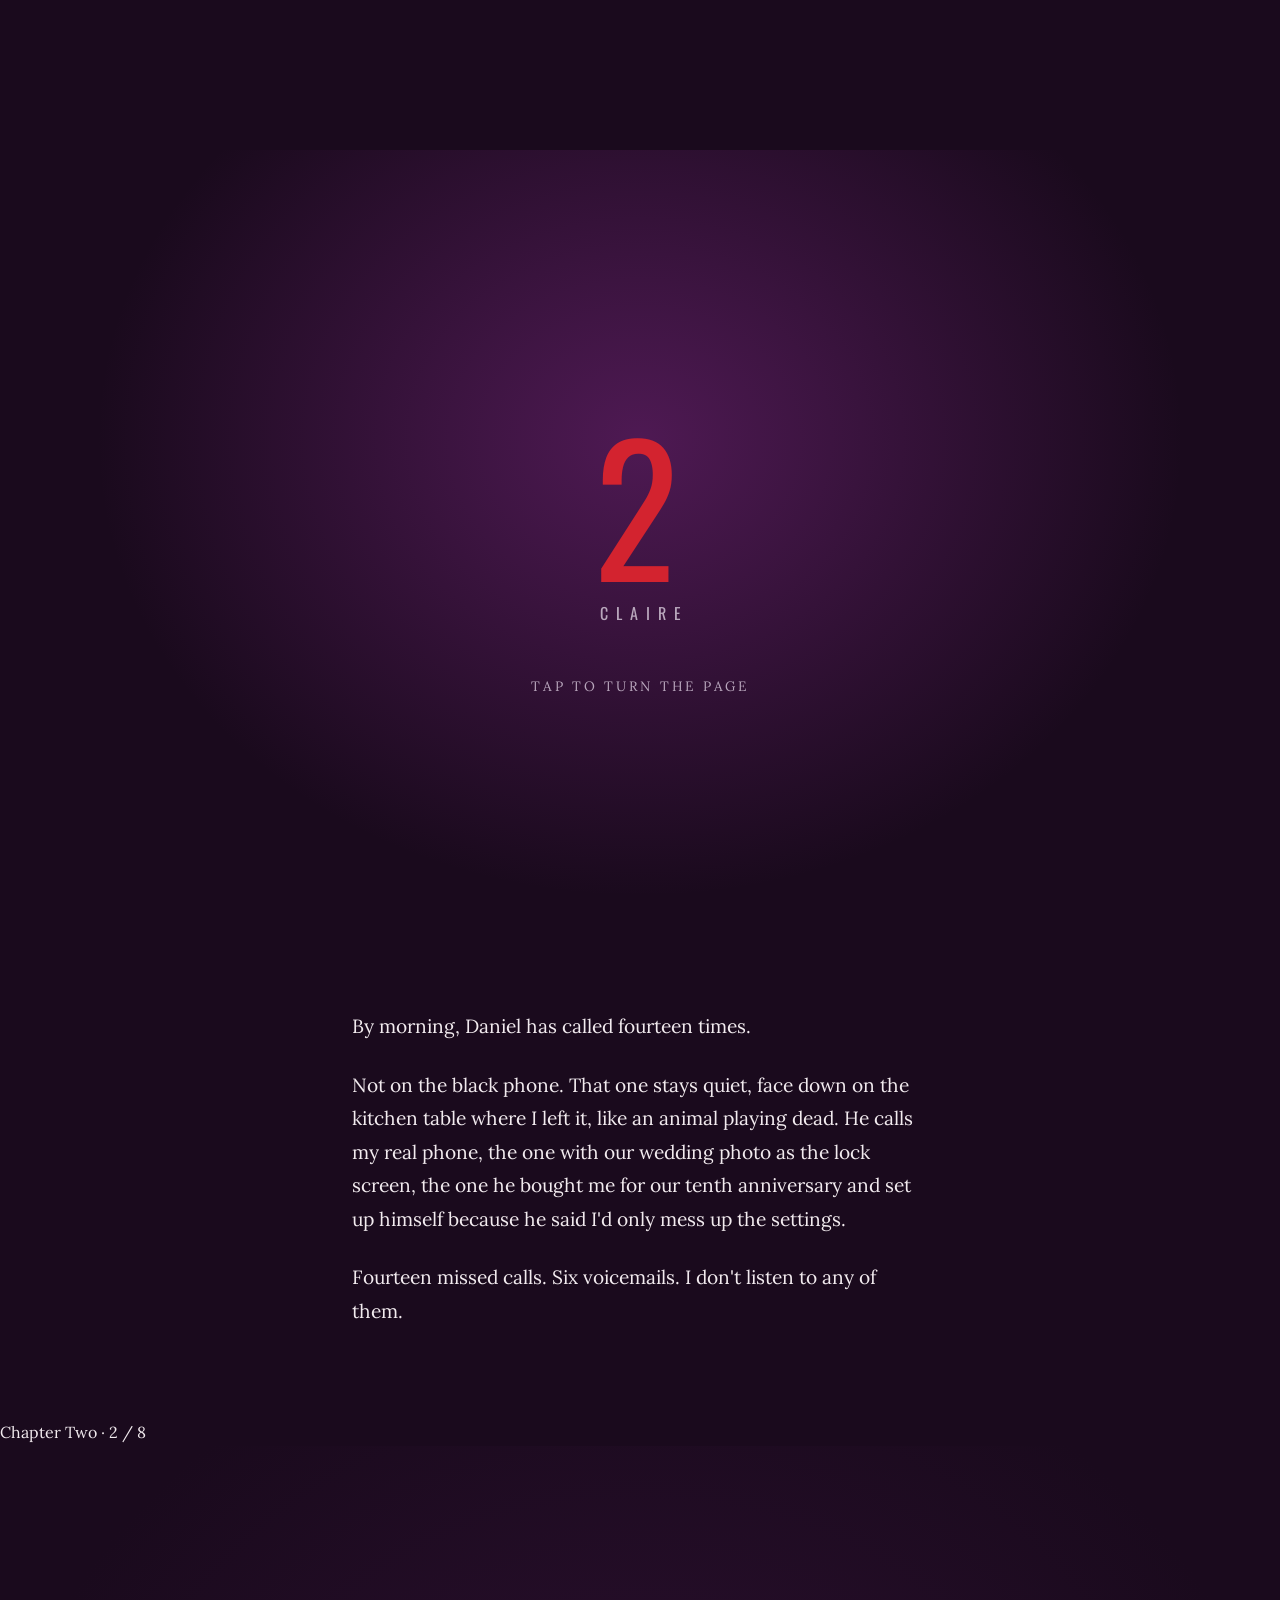
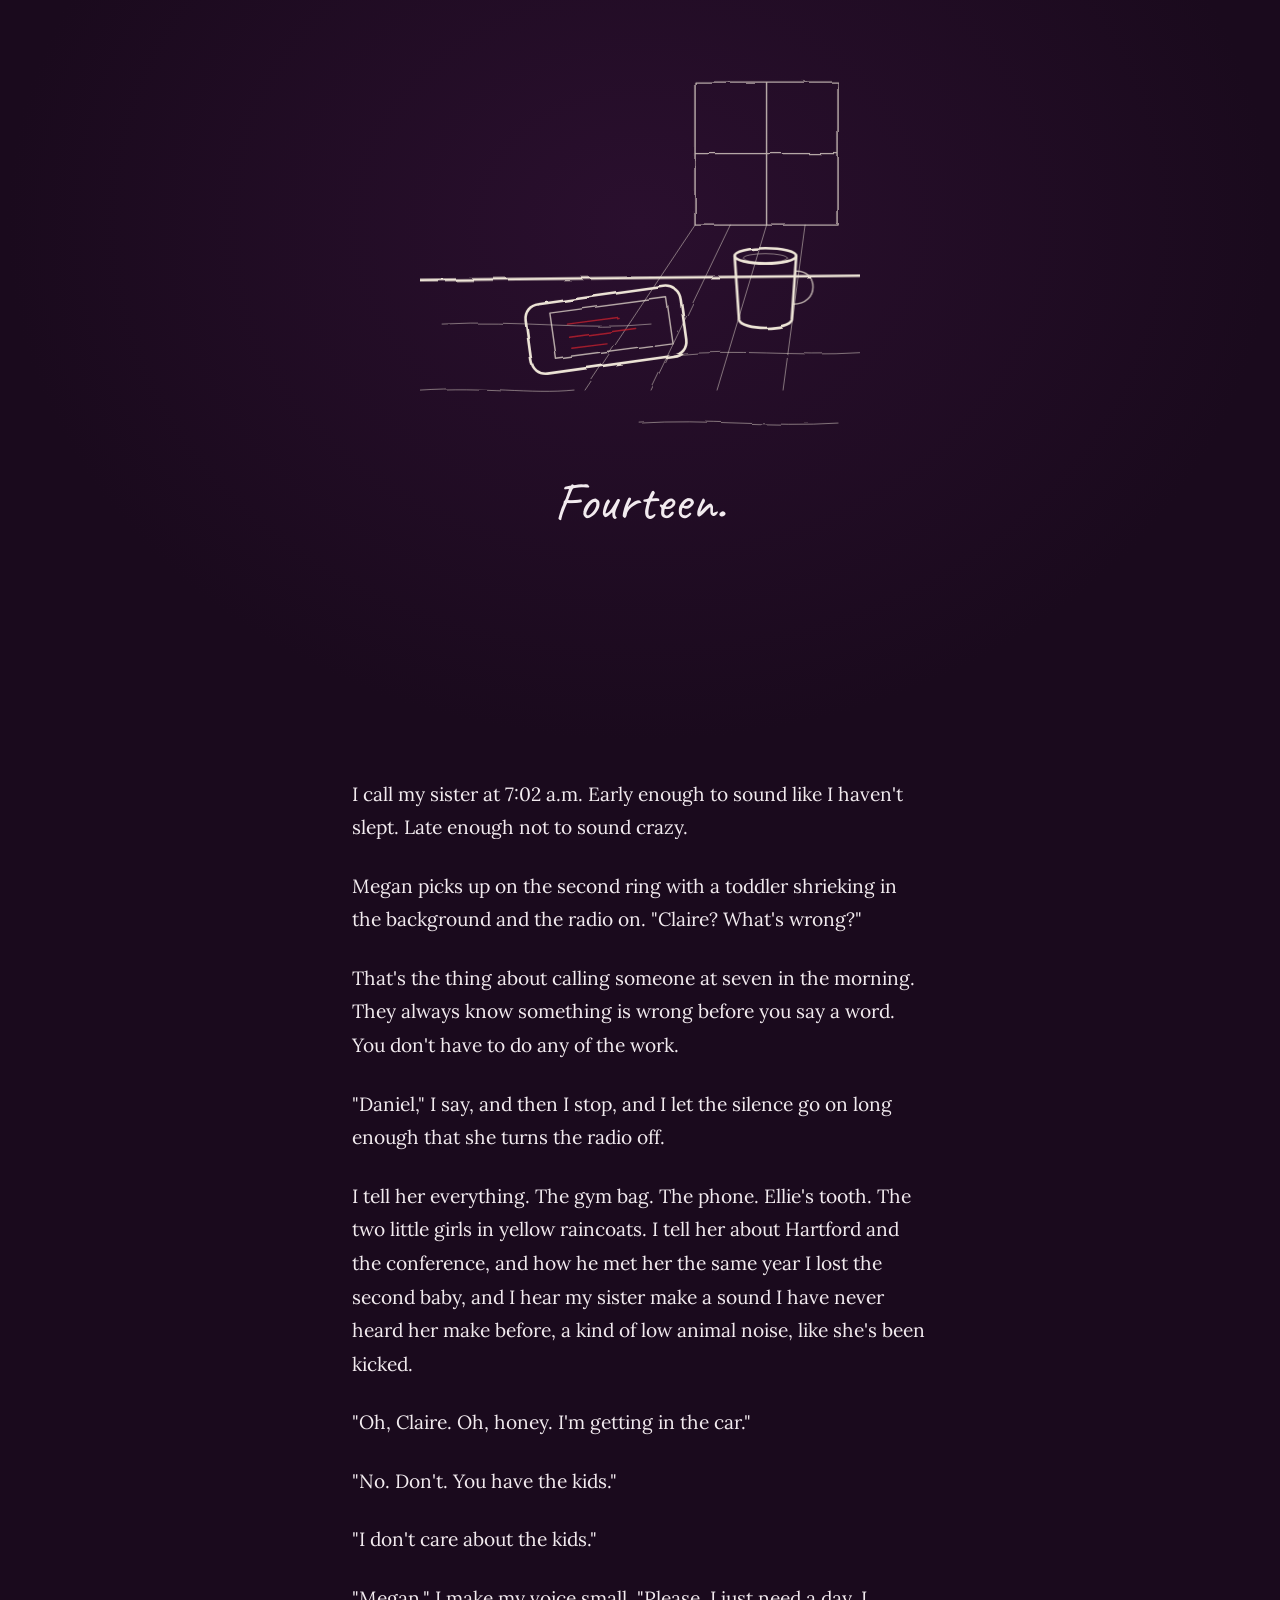
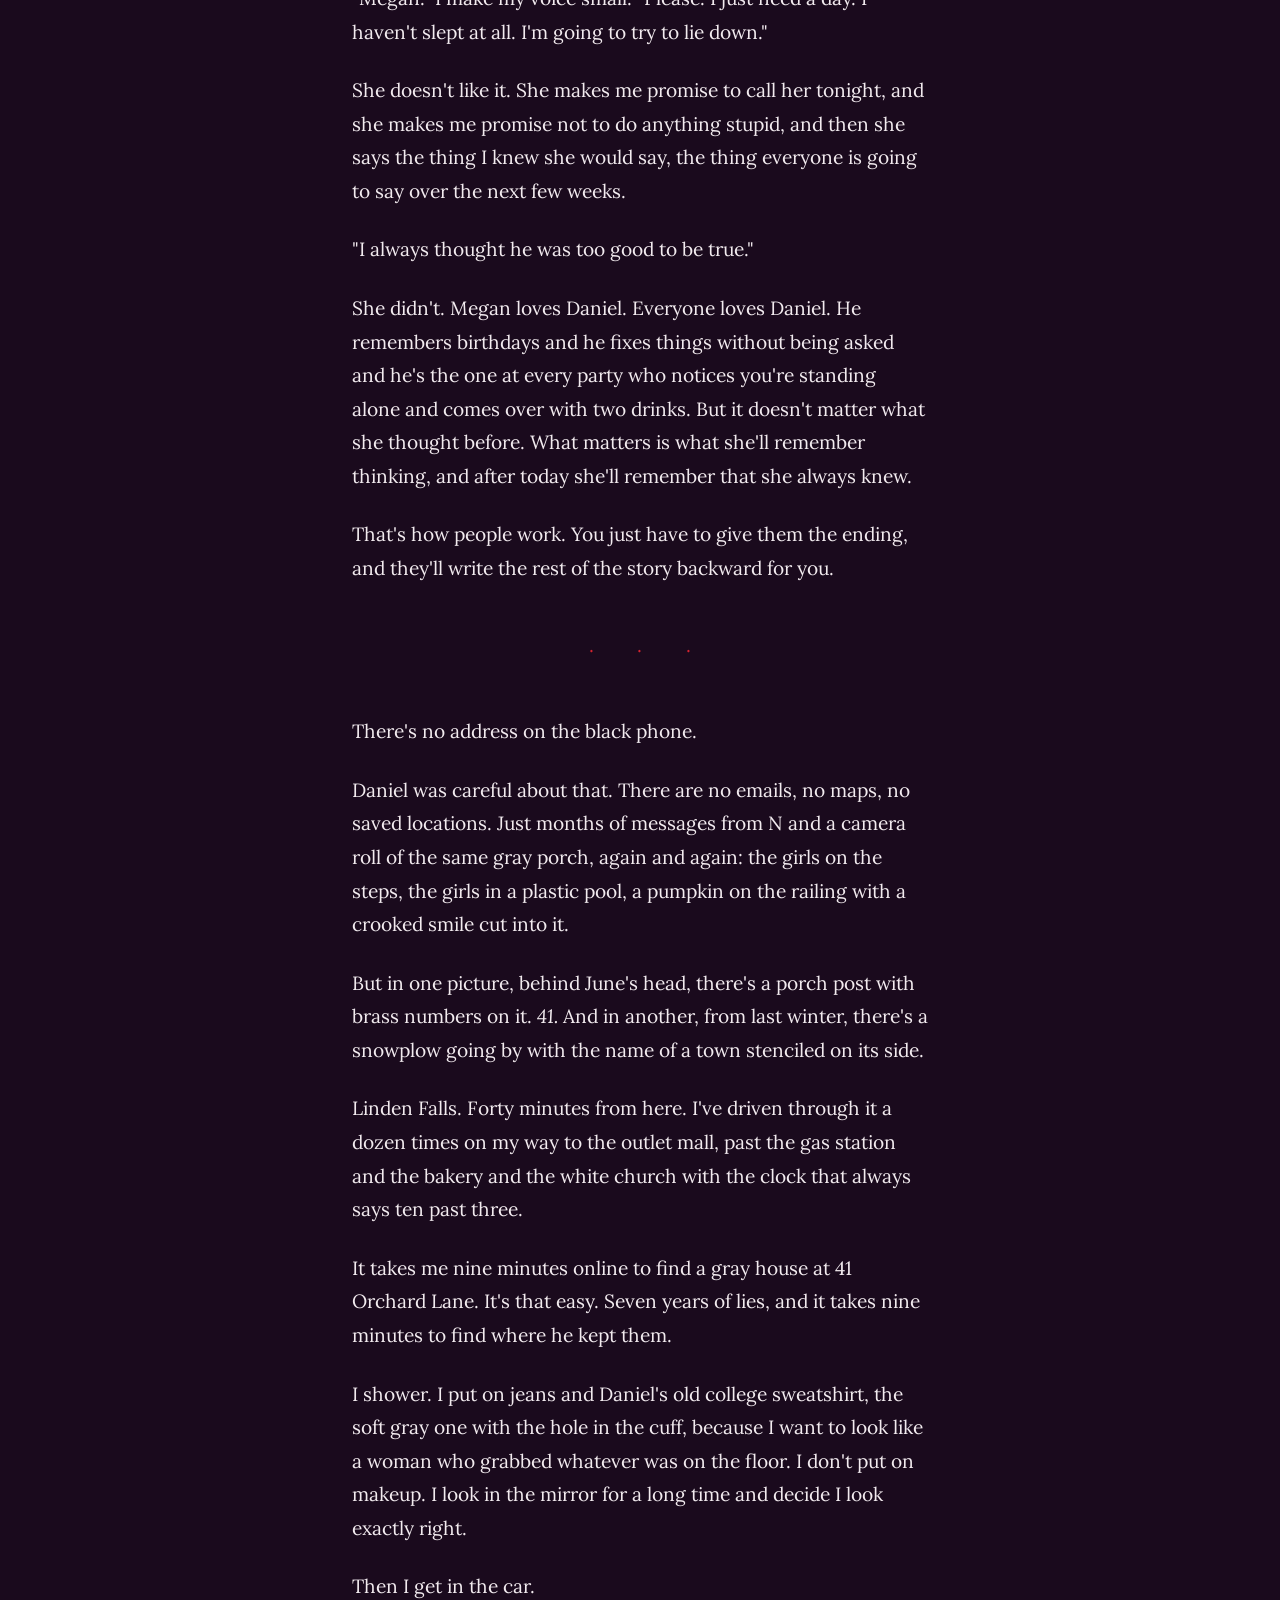
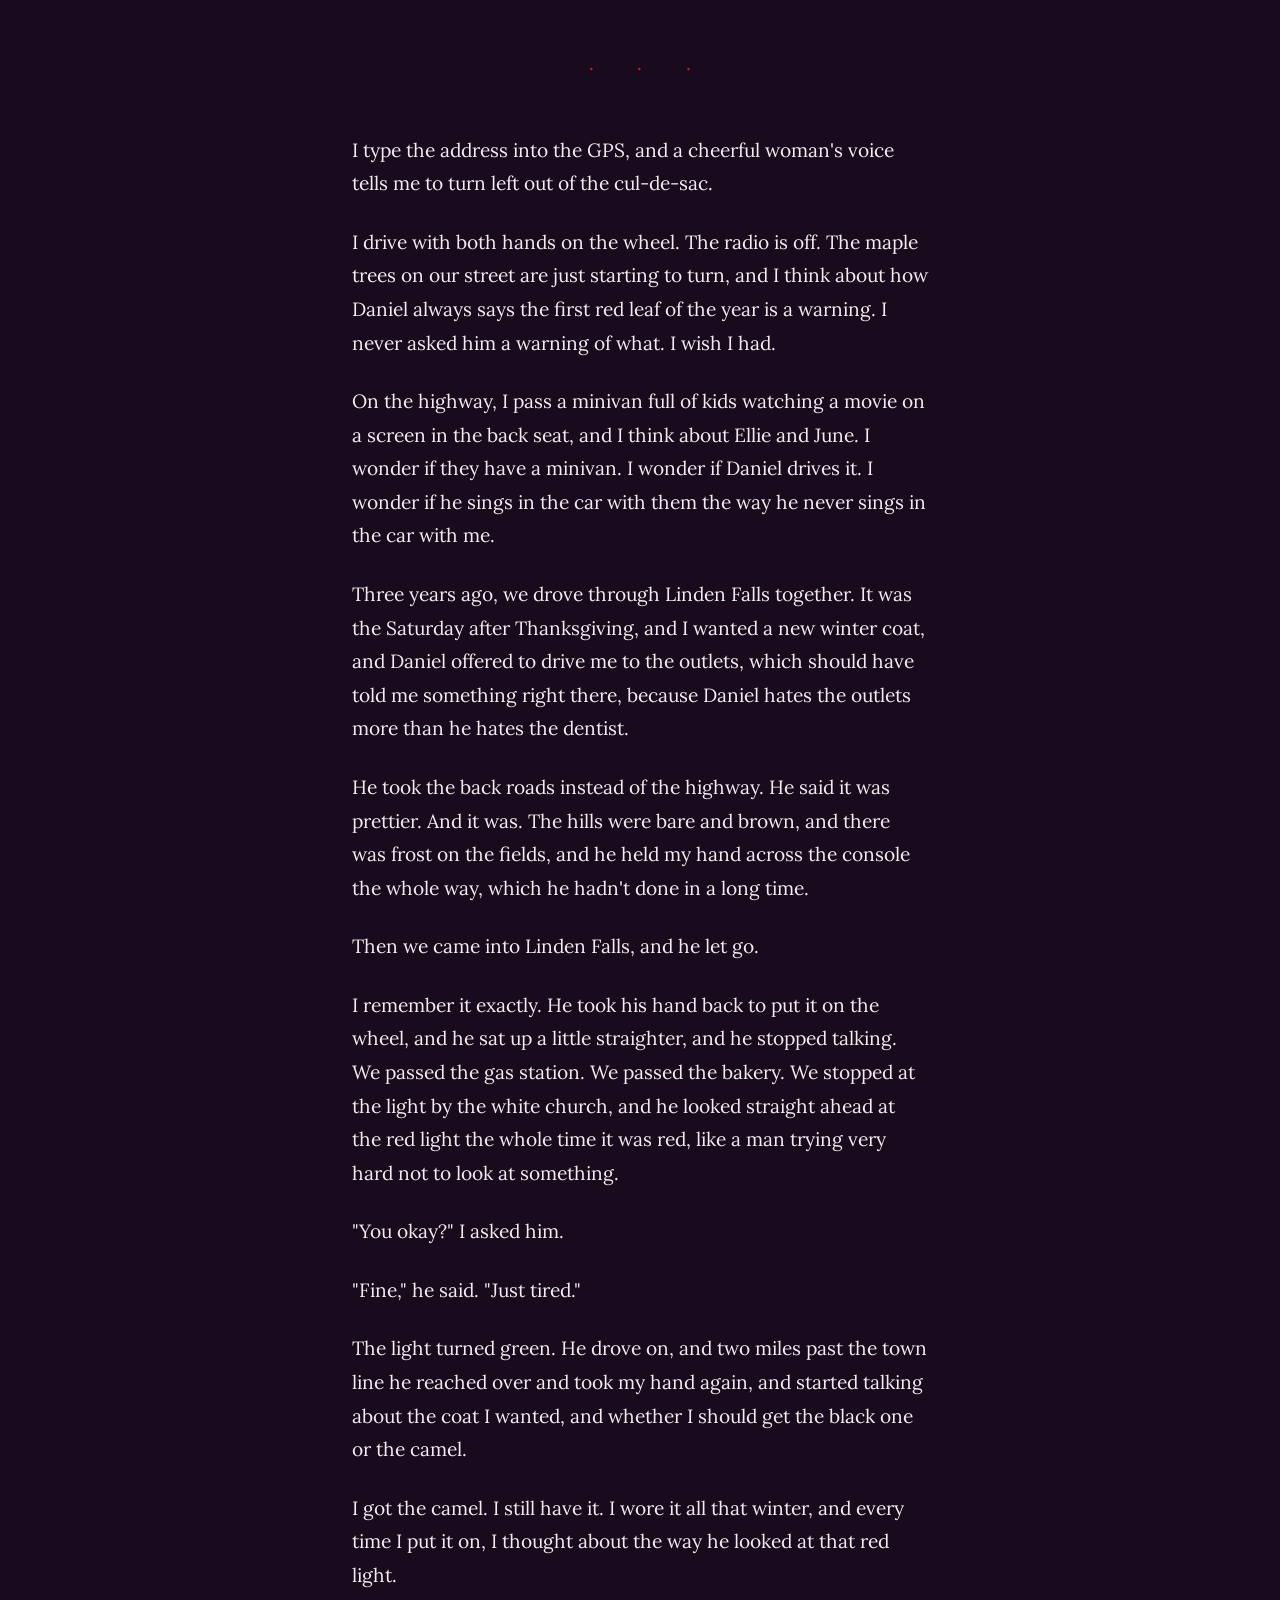
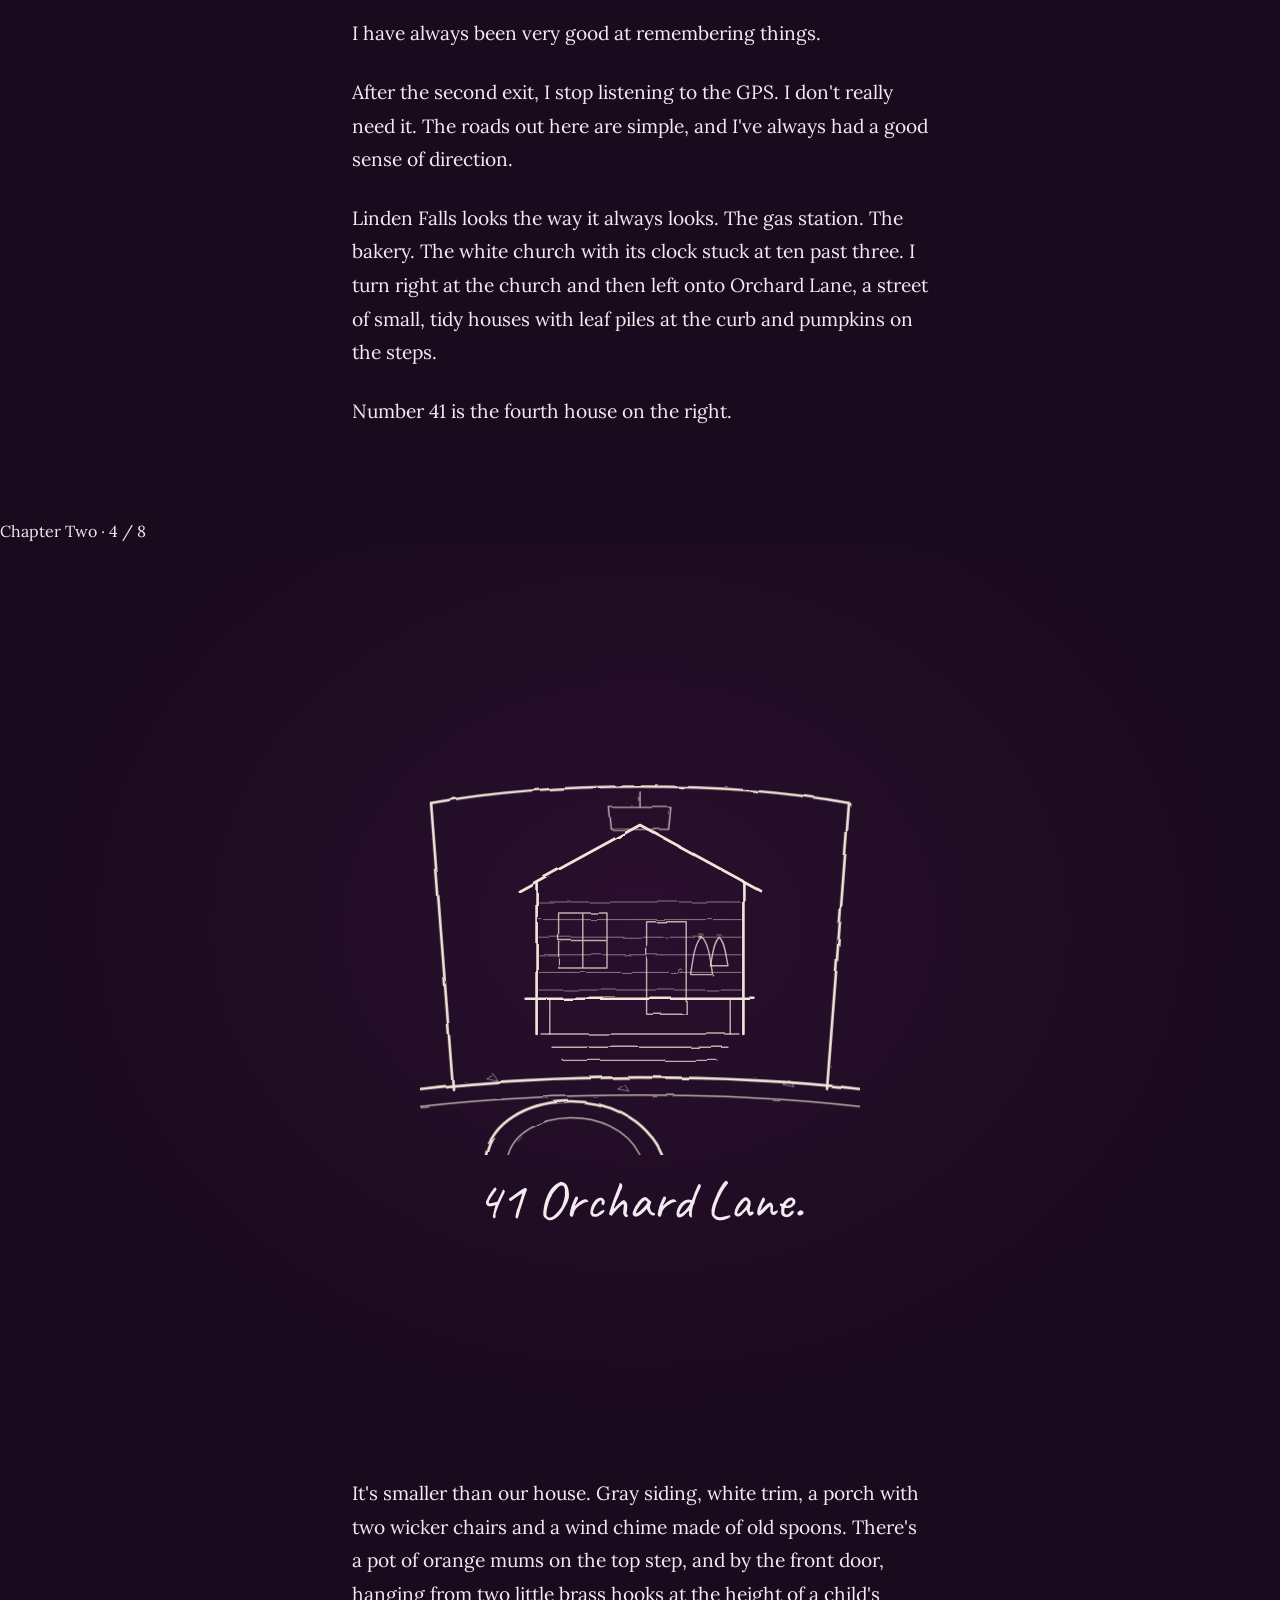
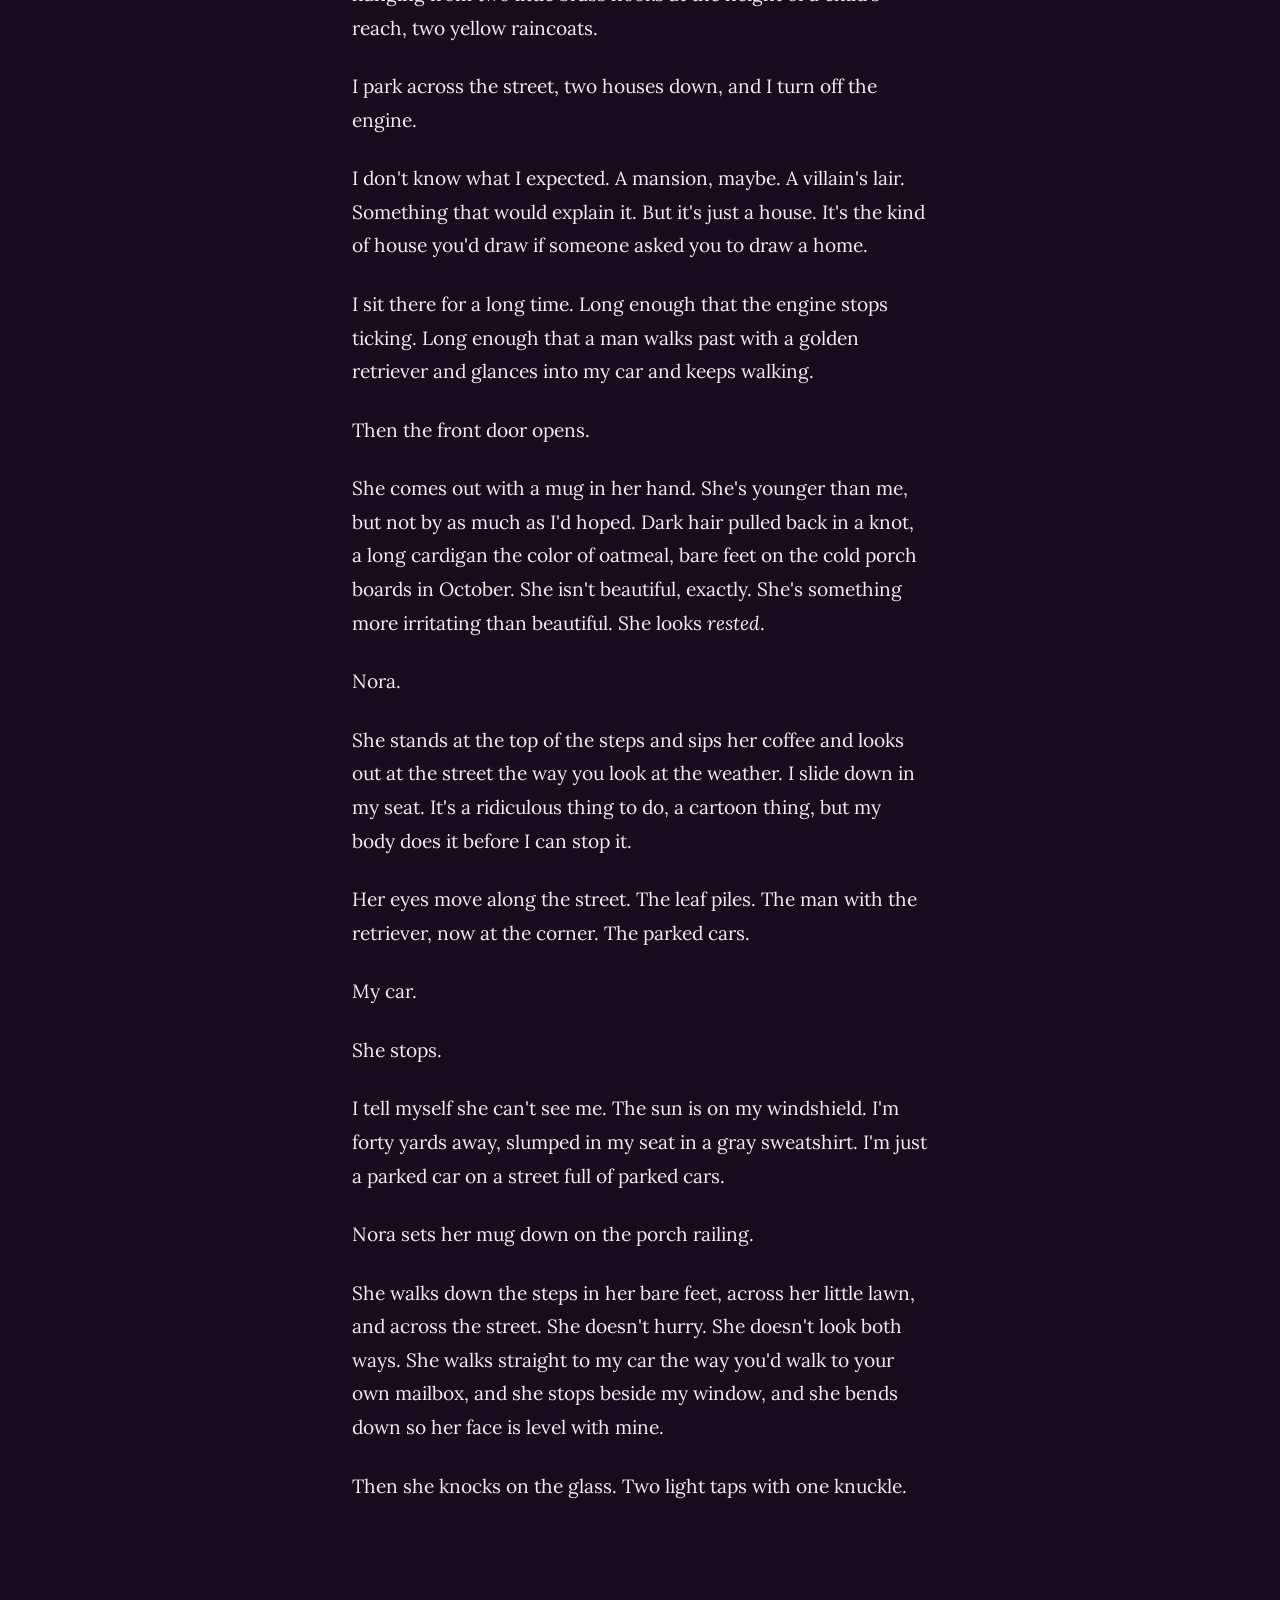
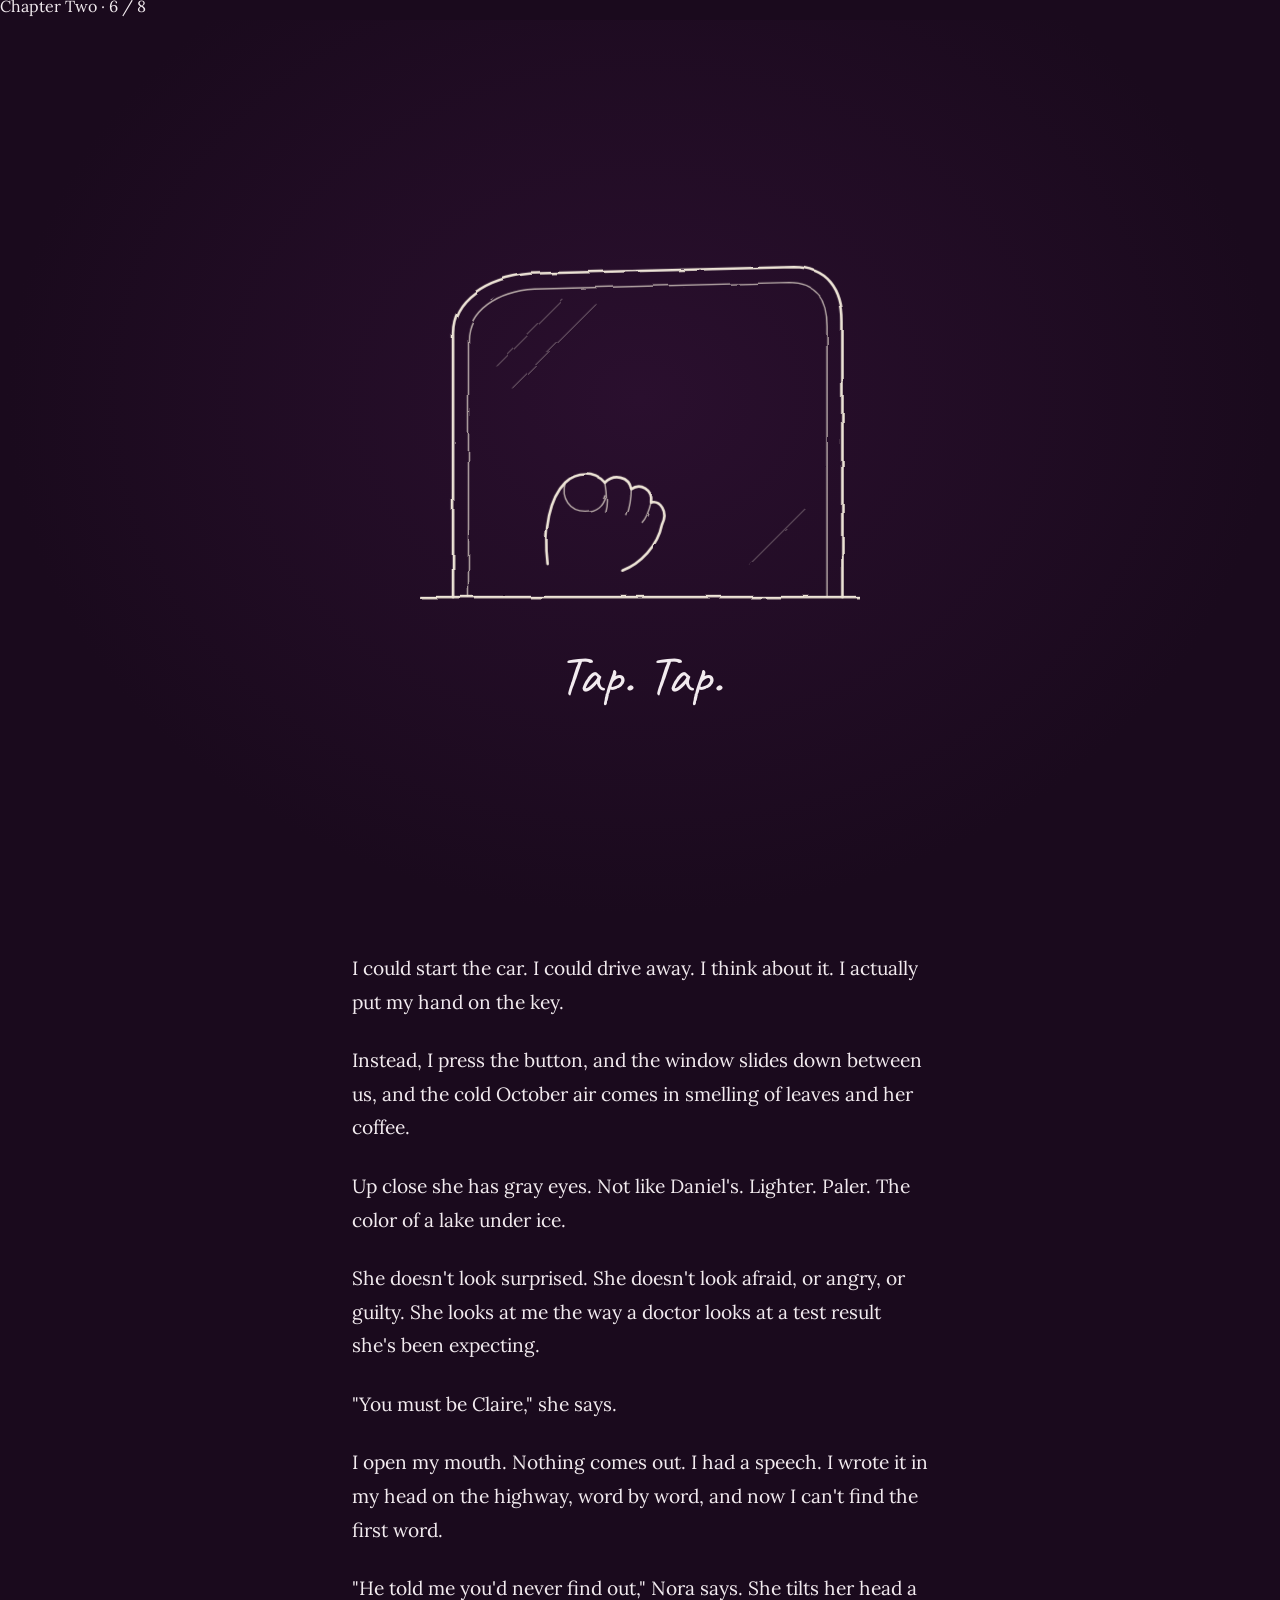
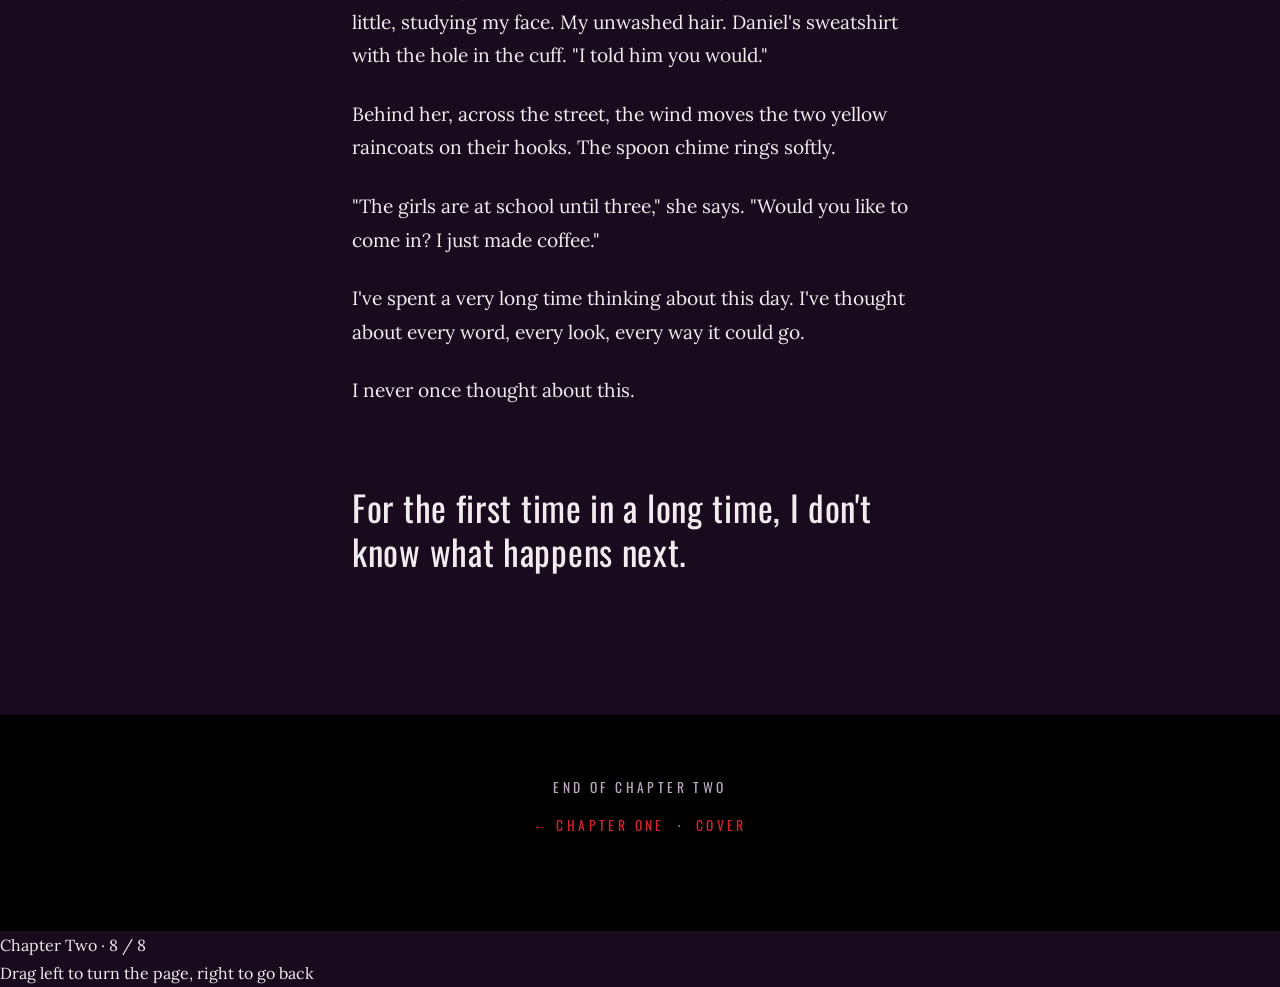
<file: book/chapter-2.html>
<!doctype html>
<html lang="en">
<head>
<meta charset="utf-8">
<meta name="viewport" content="width=device-width, initial-scale=1">
<title>Chapter Two — Second Home</title>
<meta name="description" content="Second Home by Dina Helmy (D.H.). Chapter Two: Claire.">
<link rel="preconnect" href="https://fonts.googleapis.com">
<link rel="stylesheet" href="https://fonts.googleapis.com/css2?family=Caveat:wght@500;700&family=Lora:ital,wght@0,400;0,600;1,400&family=Oswald:wght@400;600&display=swap">
<link rel="stylesheet" href="style.css">
</head>
<body data-prev="chapter-1.html">
<svg width="0" height="0" style="position:absolute" aria-hidden="true" focusable="false">
  <filter id="boil" x="-5%" y="-5%" width="110%" height="110%">
    <feTurbulence data-boil type="fractalNoise" baseFrequency="0.035" numOctaves="2" seed="1"/>
    <feDisplacementMap in="SourceGraphic" scale="3"/>
  </filter>
</svg>

<header class="chapter-head">
  <div>
    <p class="num">2</p>
    <p class="who">Claire</p>
    <p class="scroll-hint" data-paged-label="Tap to turn the page">Scroll</p>
  </div>
</header>

<article>
  <p data-reveal>By morning, Daniel has called fourteen times.</p>

  <p data-reveal>Not on the black phone. That one stays quiet, face down on the kitchen table where I left it, like an animal playing dead. He calls my real phone, the one with our wedding photo as the lock screen, the one he bought me for our tenth anniversary and set up himself because he said I'd only mess up the settings.</p>

  <p data-reveal>Fourteen missed calls. Six voicemails. I don't listen to any of them.</p>
</article>

<section class="scene" aria-label="Sketch: a phone on the kitchen table at dawn showing fourteen missed calls, beside a cold cup of coffee">
  <svg viewBox="0 0 400 360" data-sketch role="img" aria-hidden="true">
    <g class="boil">
      <!-- window and dawn light -->
      <path class="ink thin" d="M250 20 L380 20 L380 150 L250 150 Z M315 20 L315 150 M250 85 L380 85"/>
      <path class="ink hair later" d="M250 150 L150 300 M282 150 L210 300 M315 150 L270 300 M350 150 L330 300"/>
      <!-- table -->
      <path class="ink" d="M0 200 L400 196"/>
      <path class="ink hair" d="M20 240 C90 236 150 246 210 240 M230 268 C290 262 340 270 400 266 M0 300 C60 296 100 304 140 300 M200 330 C260 326 320 334 380 330"/>
      <!-- phone, face up -->
      <g class="buzz">
        <rect class="glow" x="122" y="218" width="98" height="48" rx="3" transform="rotate(-8 170 242)"/>
        <path class="ink" d="M108 222 L222 206 C230 205 236 210 237 218 L242 254 C243 262 238 268 230 269 L116 285 C108 286 102 281 101 273 L96 237 C95 229 100 223 108 222 Z"/>
        <path class="ink thin" d="M118 230 L224 216 L230 258 L124 272 Z"/>
        <path class="ink thin red" d="M134 240 L180 234 M136 252 L196 244 M138 262 L170 258"/>
      </g>
      <!-- coffee mug, gone cold -->
      <path class="ink" d="M286 178 L290 236 C292 246 336 246 338 236 L342 178"/>
      <ellipse class="ink" cx="314" cy="178" rx="28" ry="7"/>
      <path class="ink thin" d="M341 192 C362 190 364 222 339 222"/>
      <ellipse class="ink hair" cx="314" cy="180" rx="20" ry="4"/>
    </g>
    <text class="hand-note later" x="54" y="186" transform="rotate(-5 54 186)">14 missed calls &middot; Daniel</text>
  </svg>
  <p class="scene-line" data-reveal>Fourteen.</p>
</section>

<article>
  <p data-reveal>I call my sister at 7:02 a.m. <span data-clue>Early enough to sound like I haven't slept. Late enough not to sound crazy.</span></p>

  <p data-reveal>Megan picks up on the second ring with a toddler shrieking in the background and the radio on. "Claire? What's wrong?"</p>

  <p data-reveal>That's the thing about calling someone at seven in the morning. They always know something is wrong before you say a word. You don't have to do any of the work.</p>

  <p data-reveal>"Daniel," I say, and then I stop, and I let the silence go on long enough that she turns the radio off.</p>

  <p data-reveal>I tell her everything. The gym bag. The phone. Ellie's tooth. The two little girls in yellow raincoats. I tell her about Hartford and the conference, and how he met her the same year I lost the second baby, and I hear my sister make a sound I have never heard her make before, a kind of low animal noise, like she's been kicked.</p>

  <p data-reveal>"Oh, Claire. Oh, honey. I'm getting in the car."</p>

  <p data-reveal>"No. Don't. You have the kids."</p>

  <p data-reveal>"I don't care about the kids."</p>

  <p data-reveal>"Megan." I make my voice small. "Please. I just need a day. <span data-glitch>I haven't slept at all.</span> I'm going to try to lie down."</p>

  <p data-reveal>She doesn't like it. She makes me promise to call her tonight, and she makes me promise not to do anything stupid, and then she says the thing I knew she would say, the thing everyone is going to say over the next few weeks.</p>

  <p data-reveal>"I always thought he was too good to be true."</p>

  <p data-reveal>She didn't. Megan loves Daniel. Everyone loves Daniel. He remembers birthdays and he fixes things without being asked and he's the one at every party who notices you're standing alone and comes over with two drinks. But it doesn't matter what she thought before. What matters is what she'll remember thinking, and after today she'll remember that she always knew.</p>

  <p data-reveal>That's how people work. You just have to give them the ending, and they'll write the rest of the story backward for you.</p>

  <div class="break" aria-hidden="true">&middot; &middot; &middot;</div>

  <p data-reveal>There's no address on the black phone.</p>

  <p data-reveal>Daniel was careful about that. There are no emails, no maps, no saved locations. Just months of messages from N and a camera roll of the same gray porch, again and again: the girls on the steps, the girls in a plastic pool, a pumpkin on the railing with a crooked smile cut into it.</p>

  <p data-reveal>But in one picture, behind June's head, there's a porch post with brass numbers on it. <em>41.</em> And in another, from last winter, there's a snowplow going by with the name of a town stenciled on its side.</p>

  <p data-reveal>Linden Falls. Forty minutes from here. I've driven through it a dozen times on my way to the outlet mall, past the gas station and the bakery and the white church with the clock that always says ten past three.</p>

  <p data-reveal>It takes me nine minutes online to find a gray house at 41 Orchard Lane. It's that easy. Seven years of lies, and it takes nine minutes to find where he kept them.</p>

  <p data-reveal>I shower. I put on jeans and Daniel's old college sweatshirt, the soft gray one with the hole in the cuff, because I want to look like a woman who grabbed whatever was on the floor. I don't put on makeup. I look in the mirror for a long time and decide I look exactly right.</p>

  <p data-reveal>Then I get in the car.</p>

  <div class="break" aria-hidden="true">&middot; &middot; &middot;</div>

  <p data-reveal>I type the address into the GPS, and a cheerful woman's voice tells me to turn left out of the cul-de-sac.</p>

  <p data-reveal>I drive with both hands on the wheel. The radio is off. The maple trees on our street are just starting to turn, and I think about how Daniel always says the first red leaf of the year is a warning. I never asked him a warning of what. I wish I had.</p>

  <p data-reveal>On the highway, I pass a minivan full of kids watching a movie on a screen in the back seat, and I think about Ellie and June. I wonder if they have a minivan. I wonder if Daniel drives it. I wonder if he sings in the car with them the way he never sings in the car with me.</p>

  <p data-reveal>Three years ago, we drove through Linden Falls together. It was the Saturday after Thanksgiving, and I wanted a new winter coat, and Daniel offered to drive me to the outlets, which should have told me something right there, because Daniel hates the outlets more than he hates the dentist.</p>

  <p data-reveal>He took the back roads instead of the highway. He said it was prettier. And it was. The hills were bare and brown, and there was frost on the fields, and he held my hand across the console the whole way, which he hadn't done in a long time.</p>

  <p data-reveal>Then we came into Linden Falls, and he let go.</p>

  <p data-reveal>I remember it exactly. He took his hand back to put it on the wheel, and he sat up a little straighter, and he stopped talking. We passed the gas station. We passed the bakery. We stopped at the light by the white church, and he looked straight ahead at the red light the whole time it was red, like a man trying very hard not to look at something.</p>

  <p data-reveal>"You okay?" I asked him.</p>

  <p data-reveal>"Fine," he said. "Just tired."</p>

  <p data-reveal>The light turned green. He drove on, and two miles past the town line he reached over and took my hand again, and started talking about the coat I wanted, and whether I should get the black one or the camel.</p>

  <p data-reveal>I got the camel. I still have it. I wore it all that winter, and every time I put it on, I thought about the way he looked at that red light.</p>

  <p data-reveal><span data-clue>I have always been very good at remembering things.</span></p>

  <p data-reveal><span data-clue>After the second exit, I stop listening to the GPS.</span> I don't really need it. The roads out here are simple, and I've always had a good sense of direction.</p>

  <p data-reveal>Linden Falls looks the way it always looks. The gas station. The bakery. The white church with its clock stuck at ten past three. I turn right at the church and then left onto Orchard Lane, a street of small, tidy houses with leaf piles at the curb and pumpkins on the steps.</p>

  <p data-reveal>Number 41 is the fourth house on the right.</p>
</article>

<section class="scene" aria-label="Sketch: looking through a car windshield at a gray house with a porch, two small yellow raincoats on hooks by the door">
  <svg viewBox="0 0 400 360" data-sketch role="img" aria-hidden="true">
    <g class="boil">
      <!-- the house -->
      <path class="ink" d="M90 120 L200 60 L310 120"/>
      <path class="ink" d="M106 112 L106 250 M294 112 L294 250"/>
      <path class="ink hair" d="M108 130 L292 130 M108 146 L292 146 M108 162 L292 162 M108 178 L292 178 M108 194 L292 194 M108 210 L292 210"/>
      <path class="ink thin" d="M126 140 L170 140 L170 190 L126 190 Z M148 140 L148 190 M126 165 L170 165"/>
      <path class="ink thin" d="M206 148 L242 148 L242 232 L206 232 Z"/>
      <circle class="ink hair" cx="236" cy="192" r="2"/>
      <!-- porch roof, posts, steps -->
      <path class="ink" d="M96 218 L304 218"/>
      <path class="ink thin" d="M118 218 L118 250 M282 218 L282 250"/>
      <path class="ink thin" d="M110 250 L290 250 M120 262 L280 262 M130 274 L270 274"/>
      <text class="hand-note later" x="270" y="242" style="fill: var(--paper); font-size: 15px">41</text>
      <!-- the girls' raincoats on hooks -->
      <path class="ink hair" d="M254 160 l4 0 M270 160 l4 0"/>
      <path class="yellow" d="M256 162 C250 166 248 182 246 196 L266 196 C264 182 262 166 256 162 Z"/>
      <path class="ink thin" d="M256 162 C250 166 248 182 246 196 L266 196 C264 182 262 166 256 162 Z"/>
      <path class="yellow" d="M272 162 C267 166 266 178 264 188 L280 188 C278 178 277 166 272 162 Z"/>
      <path class="ink thin" d="M272 162 C267 166 266 178 264 188 L280 188 C278 178 277 166 272 162 Z"/>
      <!-- leaves on the lawn -->
      <path class="ink hair" d="M60 290 l6 -4 l4 6 z M330 296 l6 -4 l4 6 z M180 300 l6 -4 l4 6 z"/>
      <!-- the windshield frame and dashboard -->
      <path class="ink" d="M10 40 C120 20 280 20 390 40"/>
      <path class="ink" d="M10 40 L30 300 M390 40 L370 300"/>
      <path class="ink" d="M0 300 C120 286 280 286 400 300"/>
      <path class="ink thin" d="M0 316 C120 302 280 302 400 316"/>
      <!-- steering wheel -->
      <path class="ink" d="M60 360 C70 300 190 290 220 360"/>
      <path class="ink thin" d="M80 360 C92 318 176 312 200 360"/>
      <!-- rear-view mirror -->
      <path class="ink thin" d="M200 30 L200 44 M172 44 L228 44 L226 64 L174 64 Z"/>
    </g>
  </svg>
  <p class="scene-line" data-reveal>41 Orchard Lane.</p>
</section>

<article>
  <p data-reveal>It's smaller than our house. Gray siding, white trim, a porch with two wicker chairs and a wind chime made of old spoons. There's a pot of orange mums on the top step, and by the front door, hanging from two little brass hooks at the height of a child's reach, two yellow raincoats.</p>

  <p data-reveal>I park across the street, two houses down, and I turn off the engine.</p>

  <p data-reveal>I don't know what I expected. A mansion, maybe. A villain's lair. Something that would explain it. But it's just a house. It's the kind of house you'd draw if someone asked you to draw a home.</p>

  <p data-reveal>I sit there for a long time. Long enough that the engine stops ticking. Long enough that a man walks past with a golden retriever and glances into my car and keeps walking.</p>

  <p data-reveal>Then the front door opens.</p>

  <p data-reveal>She comes out with a mug in her hand. She's younger than me, but not by as much as I'd hoped. Dark hair pulled back in a knot, a long cardigan the color of oatmeal, bare feet on the cold porch boards in October. She isn't beautiful, exactly. She's something more irritating than beautiful. She looks <em>rested</em>.</p>

  <p data-reveal>Nora.</p>

  <p data-reveal>She stands at the top of the steps and sips her coffee and looks out at the street the way you look at the weather. I slide down in my seat. It's a ridiculous thing to do, a cartoon thing, but my body does it before I can stop it.</p>

  <p data-reveal>Her eyes move along the street. The leaf piles. The man with the retriever, now at the corner. The parked cars.</p>

  <p data-reveal>My car.</p>

  <p data-reveal>She stops.</p>

  <p data-reveal>I tell myself she can't see me. The sun is on my windshield. I'm forty yards away, slumped in my seat in a gray sweatshirt. I'm just a parked car on a street full of parked cars.</p>

  <p data-reveal>Nora sets her mug down on the porch railing.</p>

  <p data-reveal>She walks down the steps in her bare feet, across her little lawn, and across the street. She doesn't hurry. She doesn't look both ways. She walks straight to my car the way you'd walk to your own mailbox, and she stops beside my window, and she bends down so her face is level with mine.</p>

  <p data-reveal>Then she knocks on the glass. Two light taps with one knuckle.</p>
</article>

<section class="scene" aria-label="Sketch: a woman outside the car window, knocking on the glass with one knuckle">
  <svg viewBox="0 0 400 360" data-sketch role="img" aria-hidden="true">
    <!-- her silhouette outside the glass -->
    <g class="figure">
      <ellipse cx="236" cy="150" rx="46" ry="56" fill="#000"/>
      <path d="M150 360 C160 270 196 222 236 222 C276 222 312 270 322 360 Z" fill="#000"/>
      <path d="M196 120 C200 86 270 82 280 120 C268 104 210 104 196 120 Z" fill="#000"/>
      <circle cx="272" cy="100" r="17" fill="#000"/>
      <path d="M190 150 C190 112 214 92 240 94 C262 96 282 112 282 150 C282 182 262 206 236 206 C210 206 190 182 190 150 Z M272 83 C286 83 292 98 286 110 M150 360 C160 270 196 222 236 222 C276 222 312 270 322 360" fill="none" stroke="#efe6d8" stroke-width="1.2" opacity="0.55" filter="url(#boil)"/>
    </g>
    <g class="boil">
      <!-- the window frame -->
      <path class="ink" d="M30 330 L30 90 C30 60 60 40 100 36 L340 30 C370 30 384 50 384 80 L384 330"/>
      <path class="ink thin" d="M44 330 L44 96 C44 70 70 52 104 50 L336 44 C360 44 370 60 370 84 L370 330"/>
      <path class="ink" d="M0 330 L400 330"/>
      <!-- glare on the glass -->
      <path class="ink hair" d="M70 120 L130 60 M84 140 L160 64 M300 300 L350 250"/>
      <!-- her hand, knocking -->
      <path class="ink" d="M116 300 C112 268 118 240 132 226 C142 216 160 216 168 226"/>
      <path class="ink" d="M168 226 C176 218 190 220 192 232 C200 226 212 232 210 244 C218 242 226 252 220 264 C216 284 200 300 184 306"/>
      <path class="ink thin" d="M168 226 C170 238 170 246 168 252 M192 232 C192 242 190 250 188 256 M210 244 C208 252 206 258 202 262"/>
      <path class="ink thin" d="M132 226 C128 240 136 252 150 252 C160 252 166 246 168 238"/>
    </g>
    <g class="flash">
      <path class="ink red static" d="M212 196 l12 -14 M228 210 l18 -6 M196 190 l2 -18"/>
    </g>
    <text class="hand-note later" x="250" y="300" transform="rotate(-4 250 300)">tap. tap.</text>
  </svg>
  <p class="scene-line" data-reveal>Tap. Tap.</p>
</section>

<article>
  <p data-reveal>I could start the car. I could drive away. I think about it. I actually put my hand on the key.</p>

  <p data-reveal>Instead, I press the button, and the window slides down between us, and the cold October air comes in smelling of leaves and her coffee.</p>

  <p data-reveal>Up close she has gray eyes. Not like Daniel's. Lighter. Paler. The color of a lake under ice.</p>

  <p data-reveal>She doesn't look surprised. She doesn't look afraid, or angry, or guilty. She looks at me the way a doctor looks at a test result she's been expecting.</p>

  <p data-reveal>"You must be Claire," she says.</p>

  <p data-reveal>I open my mouth. Nothing comes out. I had a speech. I wrote it in my head on the highway, word by word, and now I can't find the first word.</p>

  <p data-reveal>"He told me you'd never find out," Nora says. She tilts her head a little, studying my face. My unwashed hair. Daniel's sweatshirt with the hole in the cuff. "I told him you would."</p>

  <p data-reveal>Behind her, across the street, the wind moves the two yellow raincoats on their hooks. The spoon chime rings softly.</p>

  <p data-reveal>"The girls are at school until three," she says. "Would you like to come in? I just made coffee."</p>

  <p data-reveal>I've spent a very long time thinking about this day. I've thought about every word, every look, every way it could go.</p>

  <p data-reveal>I never once thought about this.</p>

  <p class="beat" data-reveal>For the first time in a long time, I don't know what happens next.</p>
</article>

<nav class="next">
  <p>End of Chapter Two</p>
  <p><a href="chapter-1.html">&larr; Chapter One</a> &nbsp;&middot;&nbsp; <a href="index.html">Cover</a></p>
</nav>

<script src="motion.js"></script>
<script src="sketch.js"></script>
<script src="book.js"></script>
</body>
</html>
</file>
<file: book/style.css>
/* Second Home — shared look and motion */
:root {
  color-scheme: dark;
  --night: #1a0a1d;
  --plum: #3b1240;
  --violet: #8e2c95;
  --blood: #d3232f;
  --blood-dark: #8f101b;
  --paper: #f2ebef;
  --muted: #b9a7bd;
  --screen: #0d0f14;
  --chalk: #efe6d8;
  --lcd: #46e07a;
  --display: "Oswald", "Arial Narrow", Impact, sans-serif;
  --serif: "Lora", Georgia, "Times New Roman", serif;
}

* { box-sizing: border-box; }

html, body { margin: 0; }

body {
  background: var(--night);
  color: var(--paper);
  font-family: var(--serif);
  line-height: 1.75;
  overflow-x: hidden;
  -webkit-font-smoothing: antialiased;
}

a { color: inherit; }

svg { max-width: 100%; height: auto; display: block; }

/* ---------- Scroll reveal (hidden only when JS is running) ---------- */
html.js [data-reveal] {
  opacity: 0;
  transform: translateY(18px);
  transition: opacity 0.9s ease, transform 0.9s ease;
}
html.js [data-reveal].is-in { opacity: 1; transform: none; }

/* Lines that are lies: a one-time red/violet glitch */
[data-glitch] { display: inline; }
html.js .is-in [data-glitch],
html.js [data-glitch].is-in {
  animation: glitch 0.7s steps(2, end) 0.6s 2;
}
@keyframes glitch {
  0%   { text-shadow: 2px 0 var(--blood), -2px 0 var(--violet); transform: translateX(1px); }
  25%  { text-shadow: -3px 0 var(--blood), 3px 0 #2ce0e8; transform: translateX(-2px); filter: blur(0.4px); }
  50%  { text-shadow: 1px 0 var(--blood), -1px 0 var(--violet); transform: skewX(-6deg); }
  75%  { text-shadow: none; transform: translateX(2px); }
  100% { text-shadow: none; transform: none; filter: none; }
}

/* Clues: a faint shimmer that only sharp-eyed readers notice */
[data-clue] {
  background: linear-gradient(100deg, var(--paper) 0%, var(--paper) 42%, #ffd3d7 50%, var(--paper) 58%, var(--paper) 100%);
  background-size: 300% 100%;
  background-position: 100% 0;
  -webkit-background-clip: text;
  background-clip: text;
  color: transparent;
  animation: shimmer 7s ease-in-out infinite;
}
@keyframes shimmer {
  0%, 70% { background-position: 100% 0; }
  100%    { background-position: 0% 0; }
}

/* ---------- Reading layout ---------- */
.chapter-head {
  min-height: 92vh;
  display: grid;
  place-items: center;
  text-align: center;
  padding: 4rem 16px;
  background:
    radial-gradient(ellipse at 50% 35%, rgba(142, 44, 149, 0.45), transparent 60%),
    var(--night);
}
.chapter-head .num {
  font-family: var(--display);
  font-size: clamp(5rem, 28vw, 11rem);
  line-height: 1;
  color: var(--blood);
  letter-spacing: 0.04em;
  margin: 0;
}
.chapter-head .who {
  font-family: var(--display);
  letter-spacing: 0.5em;
  text-transform: uppercase;
  color: var(--muted);
  margin: 0.5rem 0 0;
  padding-left: 0.5em;
}
.chapter-head .scroll-hint {
  margin-top: 3rem;
  font-size: 0.85rem;
  color: var(--muted);
  letter-spacing: 0.2em;
  text-transform: uppercase;
  animation: bob 2.4s ease-in-out infinite;
}
@keyframes bob { 50% { transform: translateY(6px); opacity: 0.6; } }

article {
  max-width: 38rem;
  margin: 0 auto;
  padding: 2rem 16px 4rem;
  font-size: clamp(1.05rem, 2.6vw, 1.2rem);
}
article p { margin: 0 0 1.3em; }
article .beat {
  font-family: var(--display);
  font-size: clamp(1.6rem, 6vw, 2.2rem);
  line-height: 1.25;
  color: var(--paper);
  margin: 2.2em 0;
  letter-spacing: 0.02em;
}
article .break {
  text-align: center;
  color: var(--blood);
  letter-spacing: 1em;
  padding-left: 1em;
  margin: 3rem 0;
}

/* ---------- The phone ---------- */
.phone {
  width: min(280px, 82vw);
  margin: 3rem auto;
  padding: 14px 12px 22px;
  border-radius: 34px;
  background: #050507;
  border: 2px solid #2b2430;
  box-shadow: 0 30px 60px rgba(0, 0, 0, 0.6), 0 0 0 6px #120d14;
}
.phone .notch {
  width: 38%;
  height: 16px;
  margin: 0 auto 10px;
  border-radius: 0 0 12px 12px;
  background: #000;
}
.phone .screen {
  background: var(--screen);
  border-radius: 22px;
  padding: 14px 12px 18px;
  min-height: 300px;
  font-family: -apple-system, "Segoe UI", Roboto, sans-serif;
  font-size: 0.92rem;
  line-height: 1.4;
}
.phone .status {
  display: flex;
  justify-content: space-between;
  color: #9aa0ab;
  font-size: 0.75rem;
  margin-bottom: 14px;
}
.phone .contact {
  text-align: center;
  color: #e8e8ec;
  font-weight: 600;
  margin-bottom: 16px;
}
.phone .contact span {
  display: grid;
  place-items: center;
  width: 44px;
  height: 44px;
  margin: 0 auto 6px;
  border-radius: 50%;
  background: linear-gradient(135deg, #6c6f7a, #3a3c44);
  font-size: 1.1rem;
}
.bubble {
  background: #2a2c33;
  color: #f1f1f4;
  padding: 9px 13px;
  border-radius: 18px 18px 18px 6px;
  margin: 0 0 10px;
  max-width: 88%;
}
.bubble.photo {
  padding: 6px;
  background: #2a2c33;
}
.phone.buzz.is-in { animation: buzz 0.12s linear 0.4s 8; }
@keyframes buzz {
  0%, 100% { transform: translateX(0) rotate(0); }
  25% { transform: translateX(-3px) rotate(-1deg); }
  75% { transform: translateX(3px) rotate(1deg); }
}


/* ---------- Moving-sketch scenes ---------- */
.scene {
  min-height: 100vh;
  display: grid;
  place-items: center;
  align-content: center;
  gap: 1rem;
  padding: 3rem 16px;
  background: radial-gradient(ellipse at 50% 42%, #2a0f2e 0%, var(--night) 70%);
}
.scene svg { width: min(440px, 92vw); }
.scene-line {
  font-family: "Caveat", cursive;
  font-size: clamp(2.2rem, 10vw, 3.4rem);
  line-height: 1.1;
  text-align: center;
  margin: 0;
  color: var(--paper);
}

/* Pen lines */
.ink { fill: none; stroke: var(--chalk); stroke-width: 2.4; stroke-linecap: round; stroke-linejoin: round; }
.ink.thin { stroke-width: 1.3; opacity: 0.75; }
.ink.hair { stroke-width: 0.9; opacity: 0.5; }
.ink.red { stroke: var(--blood); }
.ink.green { stroke: var(--lcd); }
.boil { filter: url(#boil); }
.occlude { fill: var(--night); }

/* Things that wake up once the drawing is finished */
.later { opacity: 0; transition: opacity 0.9s ease; }
.on .later { opacity: 1; }
.glow { fill: #bfe6ff; opacity: 0; }
.on .glow { opacity: 0.9; animation: pulse 1.6s ease-in-out infinite; }
@keyframes pulse { 50% { opacity: 0.5; } }
.yellow { fill: #f2c230; opacity: 0; transition: opacity 1.2s ease; }
.on .yellow { opacity: 0.85; }
.flash { opacity: 0; }
.on .flash { animation: flashy 0.5s steps(2) infinite; }
@keyframes flashy { 50% { opacity: 1; } }
.buzz { transform-box: fill-box; transform-origin: center; }
.on .buzz { animation: buzz 0.09s linear 0.2s 12; }
@keyframes buzz { 25% { transform: rotate(-2deg) translateX(-2px); } 75% { transform: rotate(2deg) translateX(2px); } }
.hand-note { font-family: "Caveat", cursive; fill: var(--blood); font-size: 22px; }
.lcd { font-family: var(--display); fill: var(--lcd); letter-spacing: 1px; }
.on .lcd { filter: drop-shadow(0 0 6px var(--lcd)); animation: blink 1s steps(1) 0.4s 4; }
.steam { stroke-dasharray: 14 10; }
.on .steam { animation: rise 2.4s linear infinite; }
@keyframes rise { to { stroke-dashoffset: -48; } }
.drop { opacity: 0; transform-box: fill-box; transform-origin: center; }
.on .drop { animation: splat 0.35s ease-out forwards; }
@keyframes splat { 0% { opacity: 0; transform: scale(2.4); } 100% { opacity: 0.95; transform: scale(1); } }
.figure { opacity: 0; transition: opacity 2.5s ease 1s; }
.on .figure { opacity: 0.92; }

/* Clock graphic */
.clock {
  font-family: var(--display);
  font-size: clamp(3.5rem, 18vw, 6rem);
  text-align: center;
  color: #46e07a;
  text-shadow: 0 0 18px rgba(70, 224, 122, 0.55);
  letter-spacing: 0.08em;
  margin: 2.5rem 0;
}
html.js .clock.is-in { animation: blink 1s steps(1) 1s 3; }
@keyframes blink { 50% { opacity: 0.15; } }

/* Ending: the last message lights up in the dark */
.ending {
  min-height: 90vh;
  display: grid;
  place-items: center;
  padding: 4rem 16px;
  background: #000;
}
.ending .lock {
  width: min(300px, 86vw);
  text-align: center;
  font-family: -apple-system, "Segoe UI", Roboto, sans-serif;
  color: #e9e9ee;
}
.ending .lock .time {
  font-size: 4rem;
  font-weight: 200;
  margin: 0;
}
.ending .notice {
  margin-top: 2rem;
  padding: 12px 14px;
  border-radius: 16px;
  background: rgba(255, 255, 255, 0.12);
  text-align: left;
  font-size: 0.95rem;
}
.ending .notice b { display: block; font-size: 0.8rem; color: #a7a7b0; font-weight: 500; }
html.js .ending .lock { opacity: 0; transition: opacity 2.5s ease 0.8s; }
html.js .ending.is-in .lock { opacity: 1; }
html.js .ending .notice { transform: translateY(-30px); opacity: 0; transition: all 0.6s cubic-bezier(.2,1.4,.4,1) 3.4s; }
html.js .ending.is-in .notice { transform: none; opacity: 1; }

.next {
  text-align: center;
  padding: 3rem 16px 5rem;
  background: #000;
  color: var(--muted);
  font-family: var(--display);
  letter-spacing: 0.25em;
  text-transform: uppercase;
  font-size: 0.85rem;
}
.next a { color: var(--blood); text-decoration: none; }

/* ---------- Marquee (ported from Magic UI) ---------- */
/* Without JS the items sit wrapped and still; motion.js clones the group and adds .is-running. */
.marquee {
  --gap: 2.5rem;
  --duration: 40s;
  display: flex;
  flex-wrap: wrap;
  justify-content: center;
  gap: 0.6rem var(--gap);
  width: 100%;
  overflow: hidden;
  padding: 0.6rem 0;
  font-family: var(--display);
  font-size: 0.8rem;
  letter-spacing: 0.25em;
  text-transform: uppercase;
  color: var(--muted);
}
.marquee__group {
  display: flex;
  flex-wrap: wrap;
  justify-content: center;
  gap: 0.6rem var(--gap);
  margin: 0;
  padding: 0;
  list-style: none;
}
.marquee__group li { white-space: nowrap; }
.marquee__group li::before { content: "\2022"; color: var(--blood); margin-right: var(--gap); }
.marquee.is-running {
  flex-wrap: nowrap;
  justify-content: flex-start;
  -webkit-mask-image: linear-gradient(90deg, transparent, #000 12%, #000 88%, transparent);
  mask-image: linear-gradient(90deg, transparent, #000 12%, #000 88%, transparent);
}
.marquee.is-running .marquee__group {
  flex-wrap: nowrap;
  flex-shrink: 0;
  justify-content: space-around;
  animation: marquee var(--duration) linear infinite;
}
.marquee.is-running:hover .marquee__group { animation-play-state: paused; }
@keyframes marquee { to { transform: translateX(calc(-100% - var(--gap))); } }

/* ---------- Shimmer button (ported from Magic UI) ---------- */
/* A spark of blood light runs round the edge; ::after is the button face. */
.shimmer {
  position: relative;
  isolation: isolate;
  overflow: hidden;
  border-color: transparent;
  box-shadow: 0 0 22px rgba(211, 35, 47, 0.25);
}
.shimmer::before {
  content: "";
  position: absolute;
  z-index: -2;
  top: 50%;
  left: 50%;
  width: 150%;
  aspect-ratio: 1;
  translate: -50% -50%;
  background: conic-gradient(from 0deg, var(--blood-dark) 0deg, transparent 60deg, transparent 290deg, var(--blood) 340deg, #ffd3d7 360deg);
  animation: shimmer-spin 3s linear infinite;
}
.shimmer::after {
  content: "";
  position: absolute;
  z-index: -1;
  inset: 1.5px;
  border-radius: inherit;
  background: radial-gradient(ellipse at 50% 0%, #3a1018, #120614 70%);
  box-shadow: inset 0 -6px 12px rgba(255, 211, 215, 0.08);
  transition: background 0.3s;
}
.shimmer:hover::after, .shimmer:focus-visible::after { background: var(--paper); }
@keyframes shimmer-spin { to { rotate: 1turn; } }

/* ---------- Everyone who asks for less motion gets none ---------- */
@media (prefers-reduced-motion: reduce) {
  *, *::before, *::after {
    animation: none !important;
    transition: none !important;
  }
  .ink:not(.steam) { stroke-dasharray: none !important; stroke-dashoffset: 0 !important; }
  html.js [data-reveal],
  html.js .ending .lock,
  html.js .ending .notice { opacity: 1; transform: none; }
  .shimmer { border-color: var(--blood); }
}
</file>
<file: book/design-system/dramatic-tokens.css>
/* Dramatic design system tokens, copied unchanged from Open Design
 * (https://github.com/nexu-io/open-design, design-systems/dramatic/tokens.css,
 * commit 12d970e). Licensed under the Apache License 2.0; see LICENSE-open-design.
 * Book-specific choices live in ../style.css, not here.
 */

:root {
  --bg: #090b12;
  --surface: #121722;
  --surface-warm: #1b2233;
  --fg: #f8fafc;
  --fg-2: #cbd5e1;
  --muted: #94a3b8;
  --meta: #60a5fa;
  --border: #2a3447;
  --border-soft: #1d2636;
  --accent: #60a5fa;
  --accent-on: #06101d;
  --accent-hover: color-mix(in oklab, var(--accent), black 8%);
  --accent-active: color-mix(in oklab, var(--accent), black 14%);
  --success: #22c55e;
  --warn: #fbbf24;
  --danger: #fb7185;
  --font-display: Inter, system-ui, sans-serif;
  --font-body: Inter, system-ui, sans-serif;
  --font-mono: "SF Mono", ui-monospace, Menlo, monospace;
  --text-xs: 12px;
  --text-sm: 14px;
  --text-base: 16px;
  --text-lg: 18px;
  --text-xl: 24px;
  --text-2xl: 36px;
  --text-3xl: 54px;
  --text-4xl: 76px;
  --leading-body: 1.52;
  --leading-tight: 1.06;
  --tracking-display: -0.025em;
  --space-1: 4px;
  --space-2: 8px;
  --space-3: 12px;
  --space-4: 16px;
  --space-5: 20px;
  --space-6: 24px;
  --space-8: 32px;
  --space-12: 48px;
  --section-y-desktop: 96px;
  --section-y-tablet: 68px;
  --section-y-phone: 48px;
  --radius-sm: 10px;
  --radius-md: 16px;
  --radius-lg: 24px;
  --radius-pill: 9999px;
  --elev-flat: none;
  --elev-ring: 0 0 0 1px var(--border);
  --elev-raised: 0 24px 72px rgba(0, 0, 0, 0.42);
  --focus-ring: 0 0 0 4px rgba(96, 165, 250, 0.28);
  --motion-fast: 150ms;
  --motion-base: 240ms;
  --ease-standard: cubic-bezier(0.2, 0, 0, 1);
  --container-max: 1180px;
  --container-gutter-desktop: 36px;
  --container-gutter-tablet: 24px;
  --container-gutter-phone: 16px;
}
</file>
